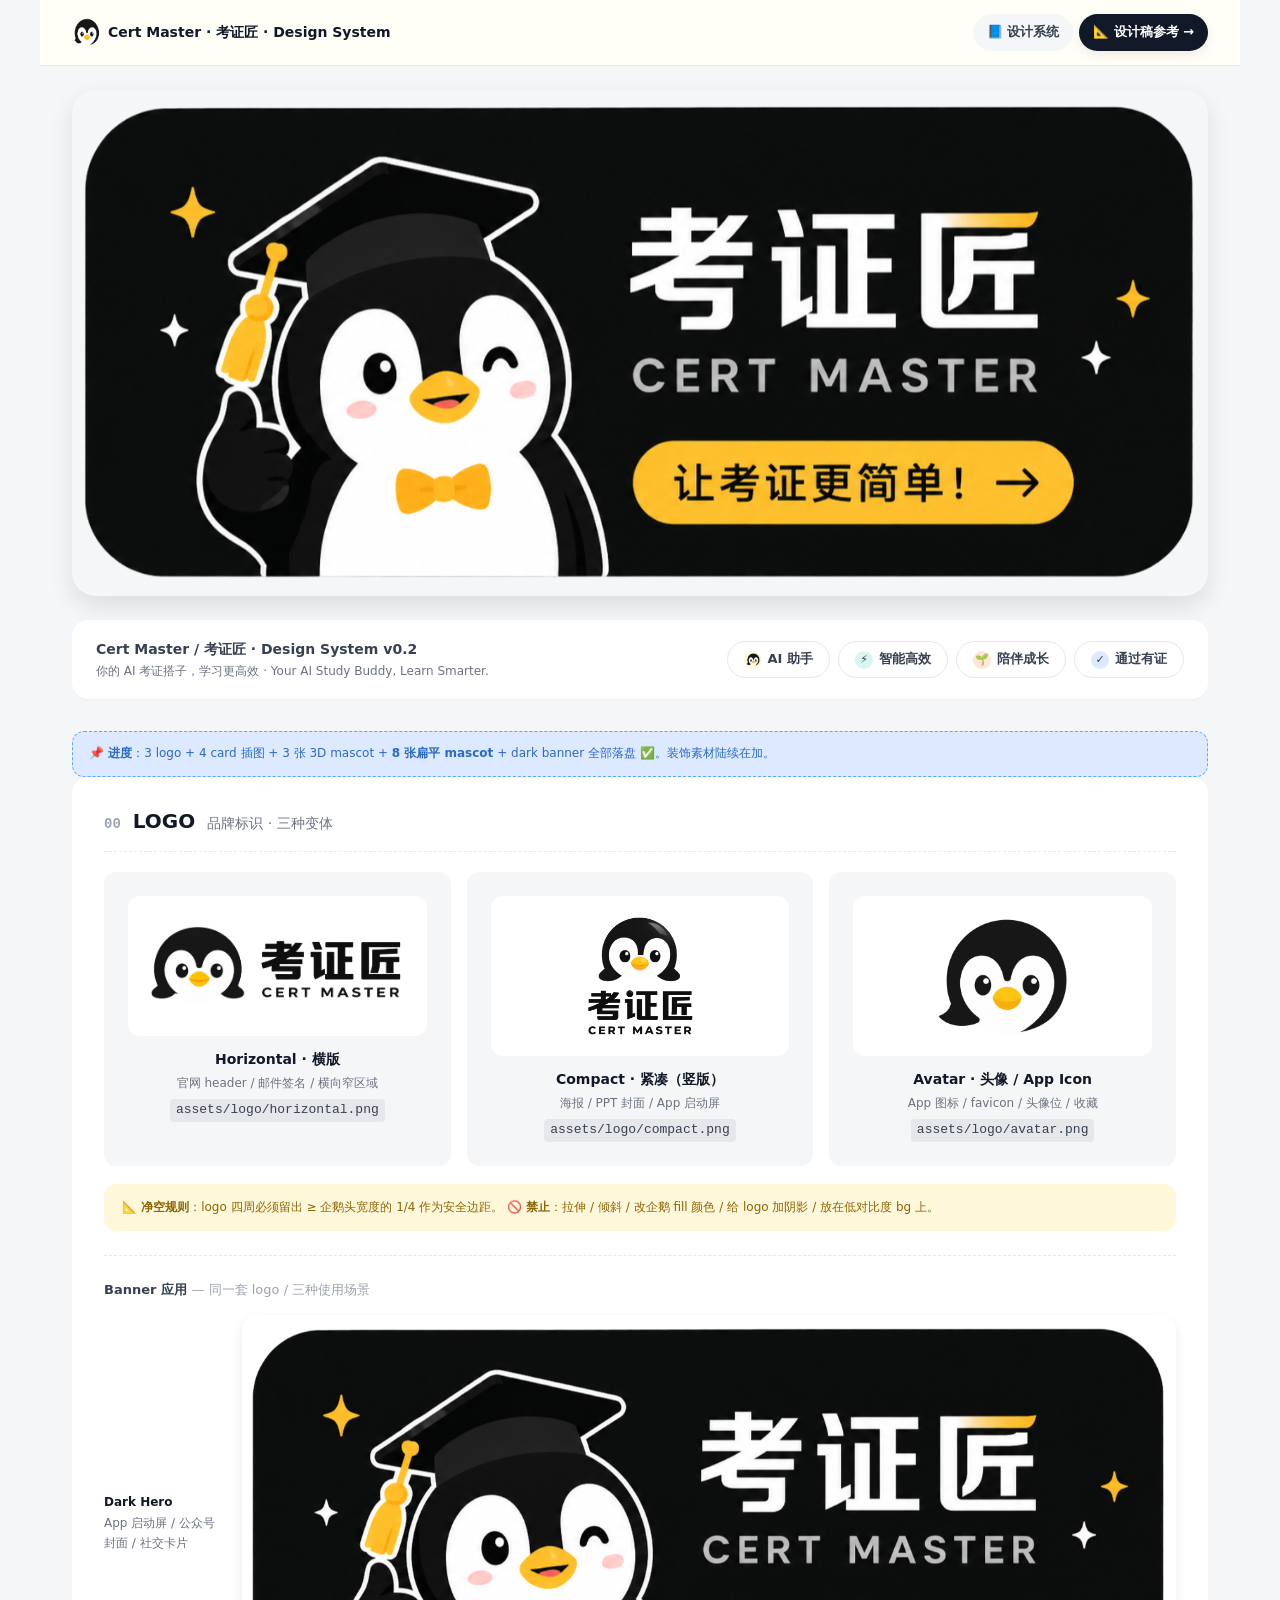
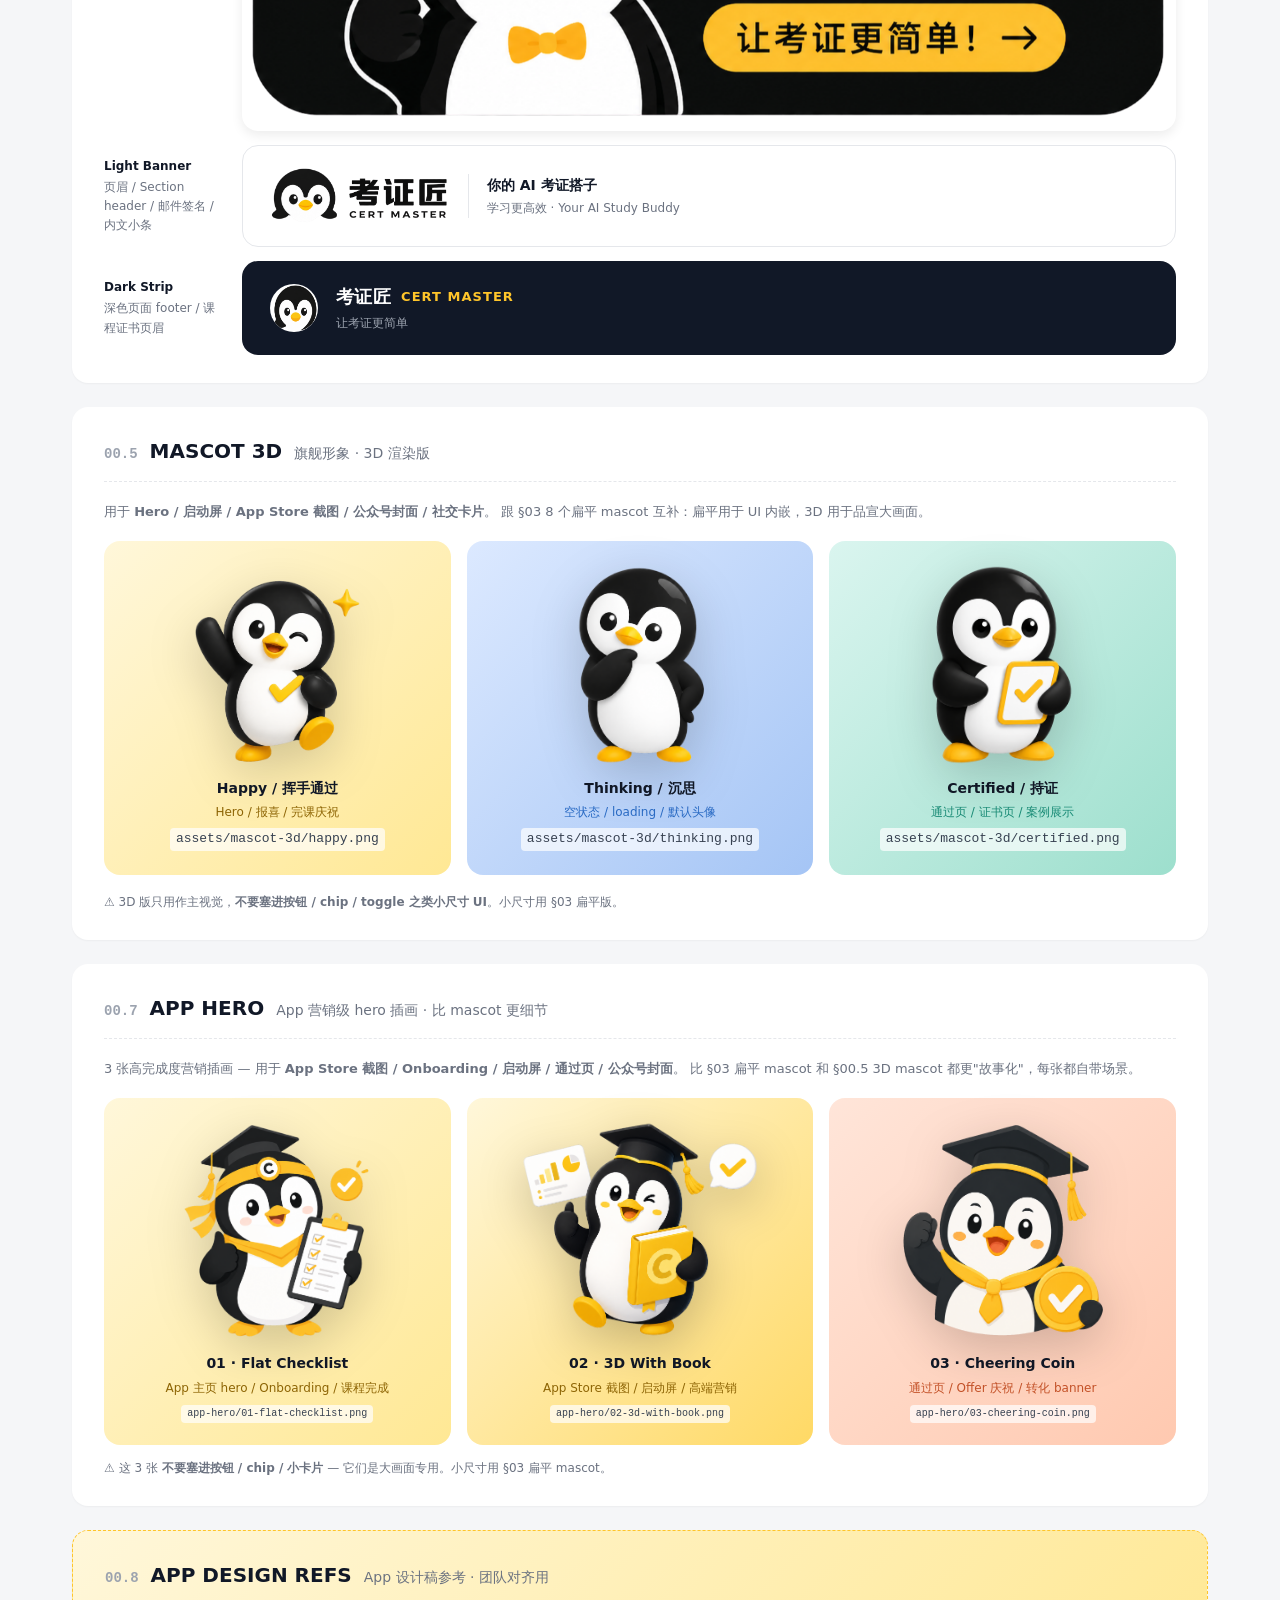
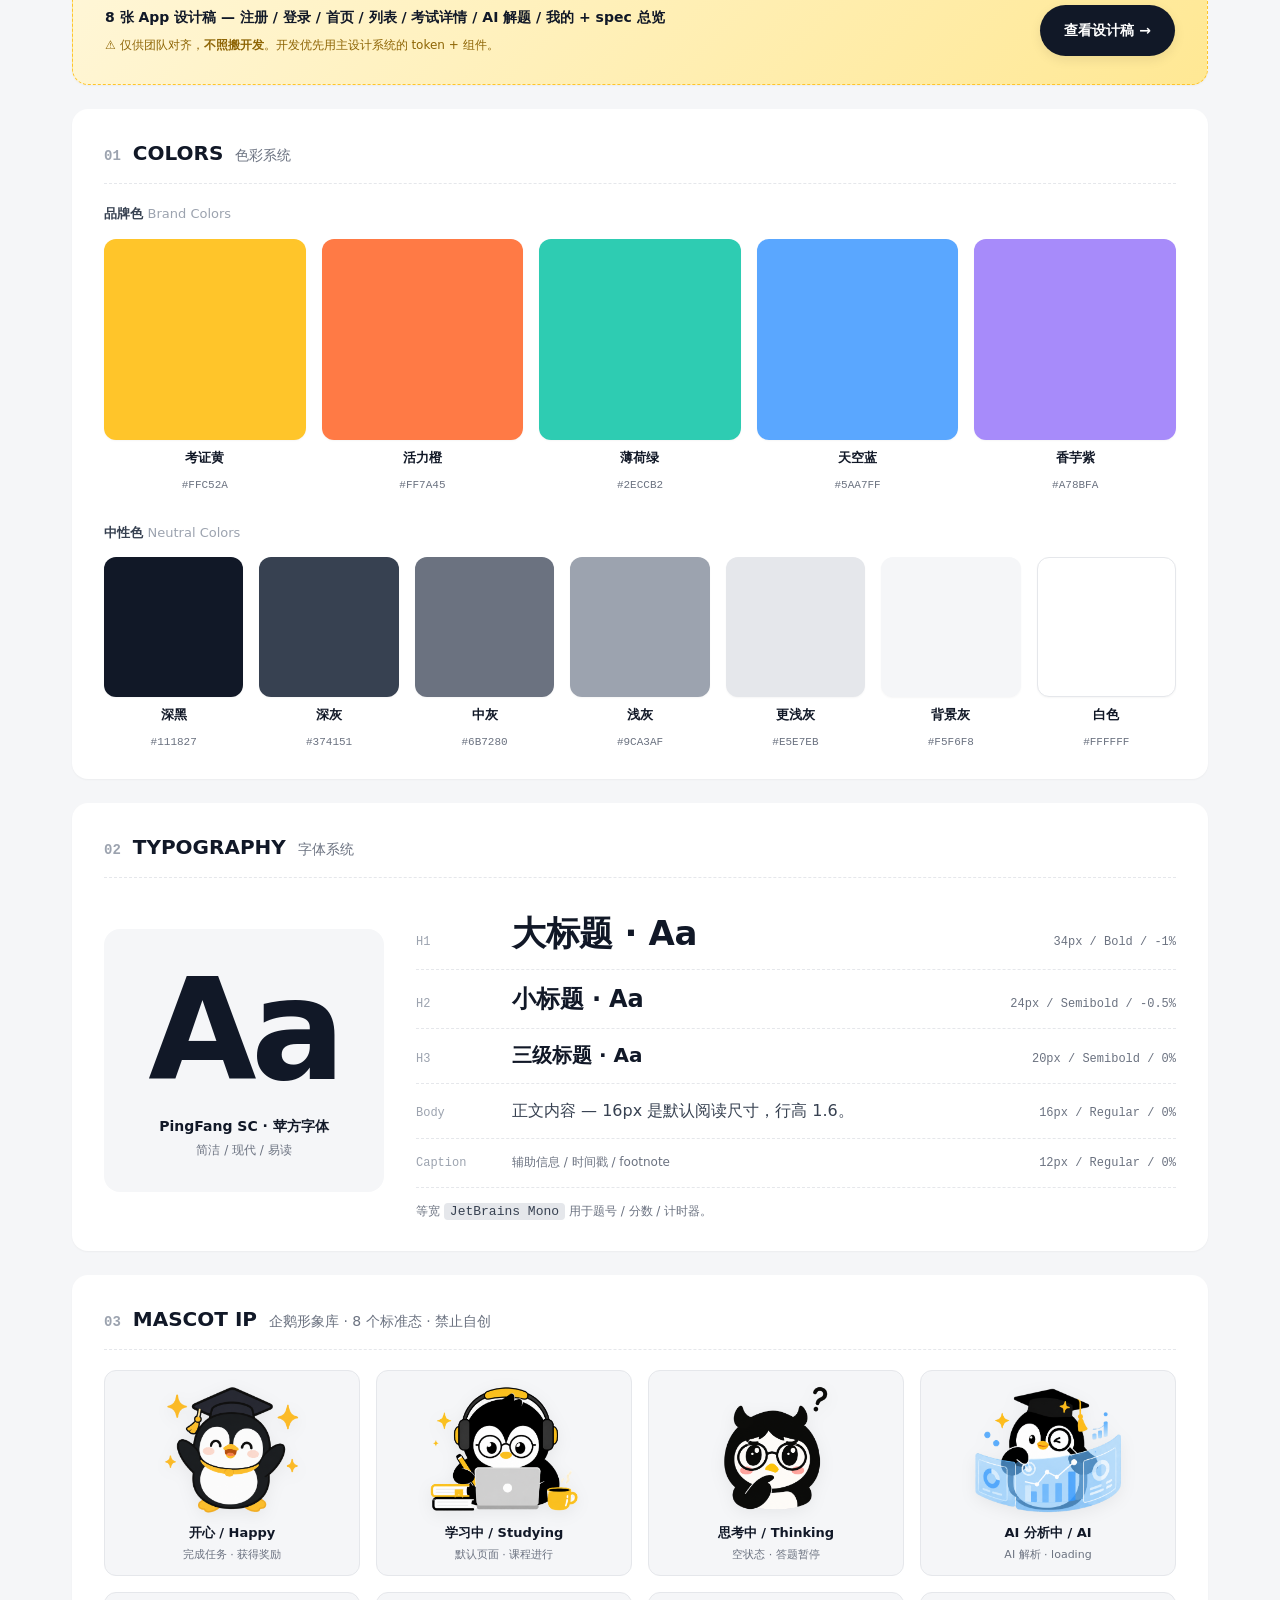
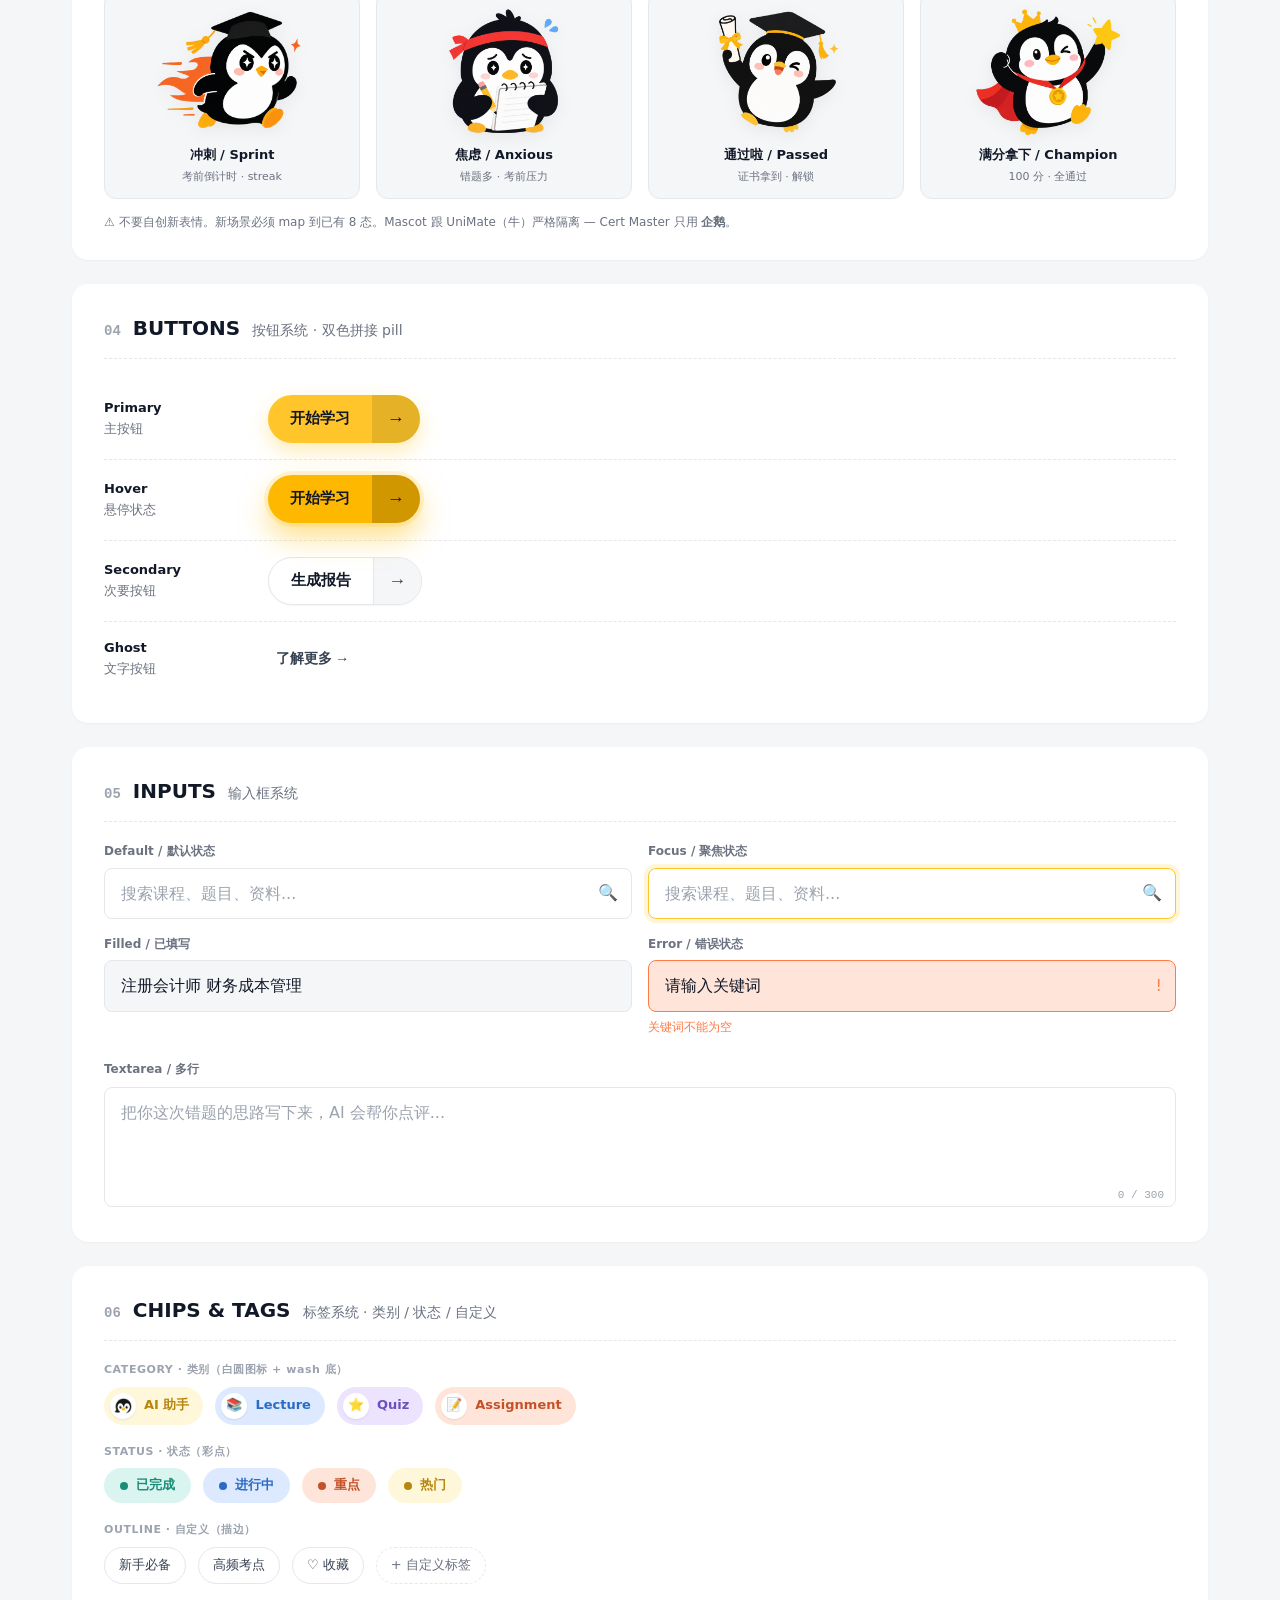
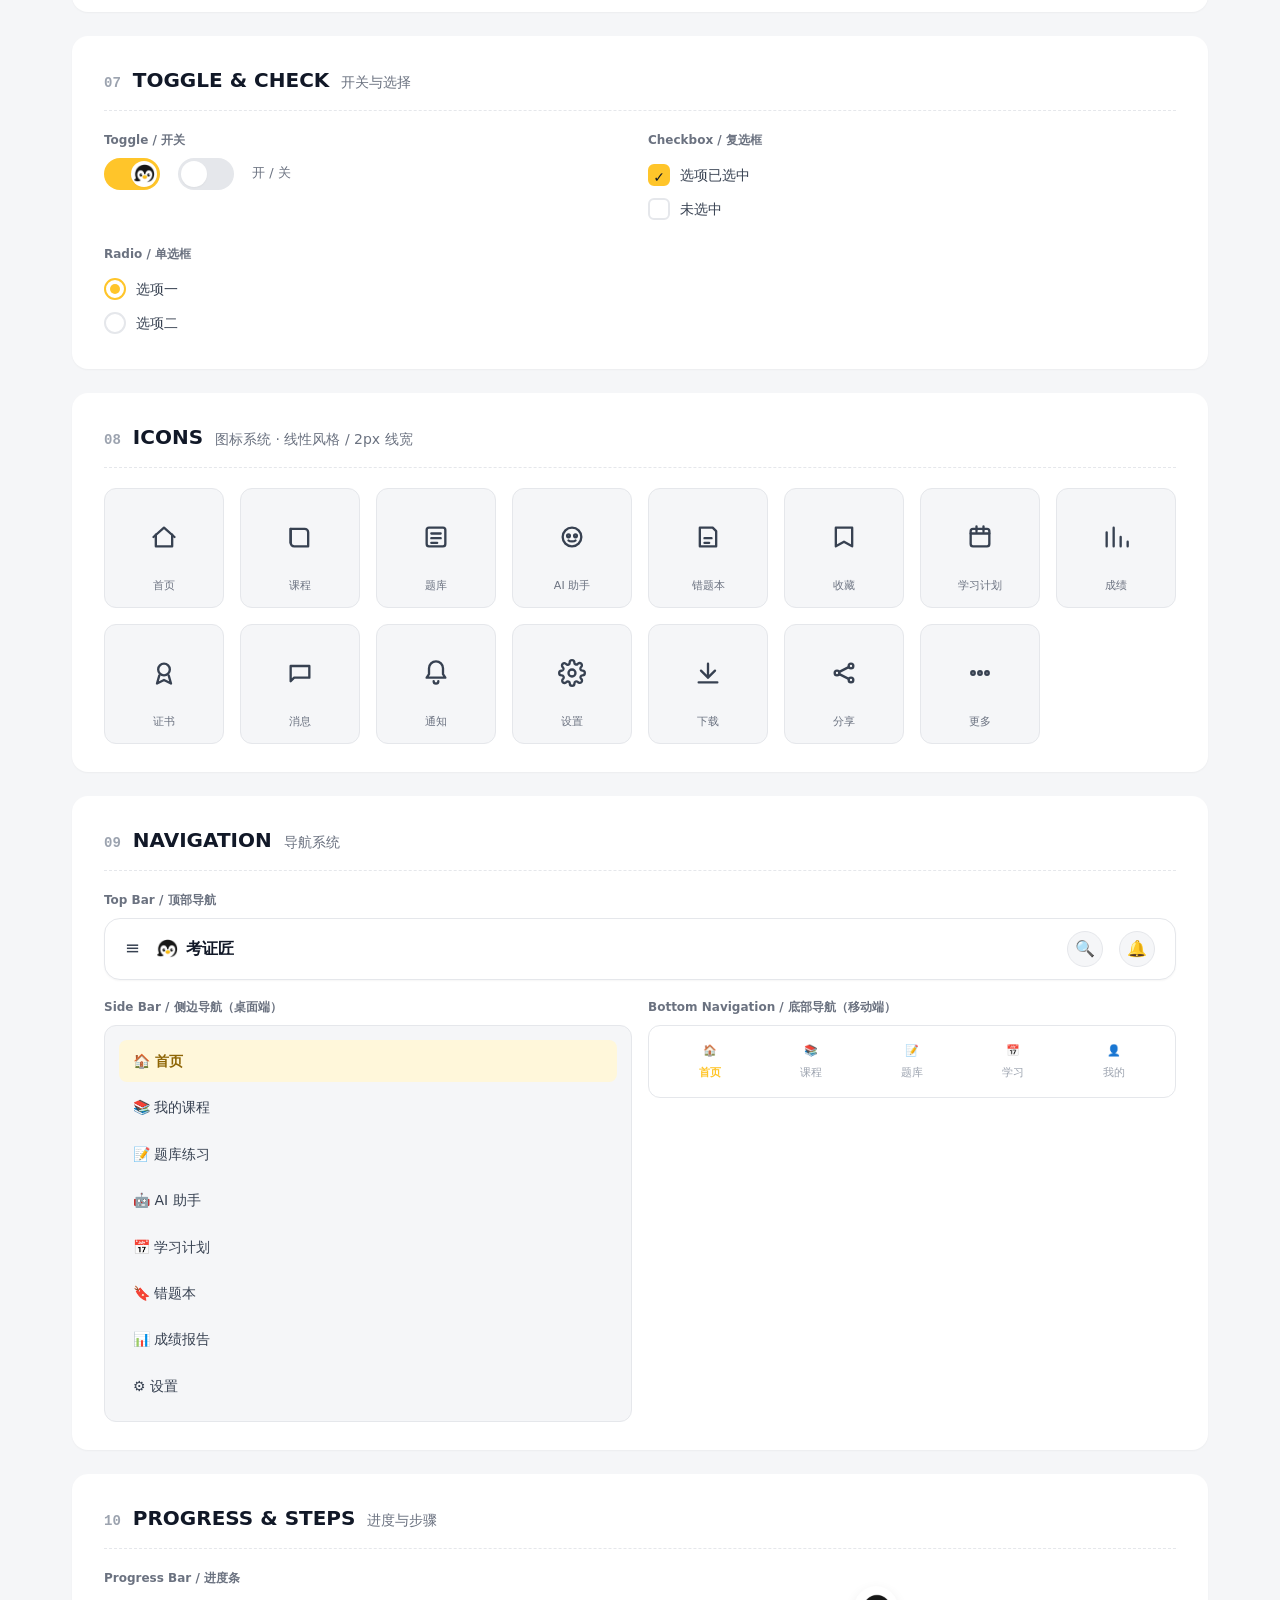
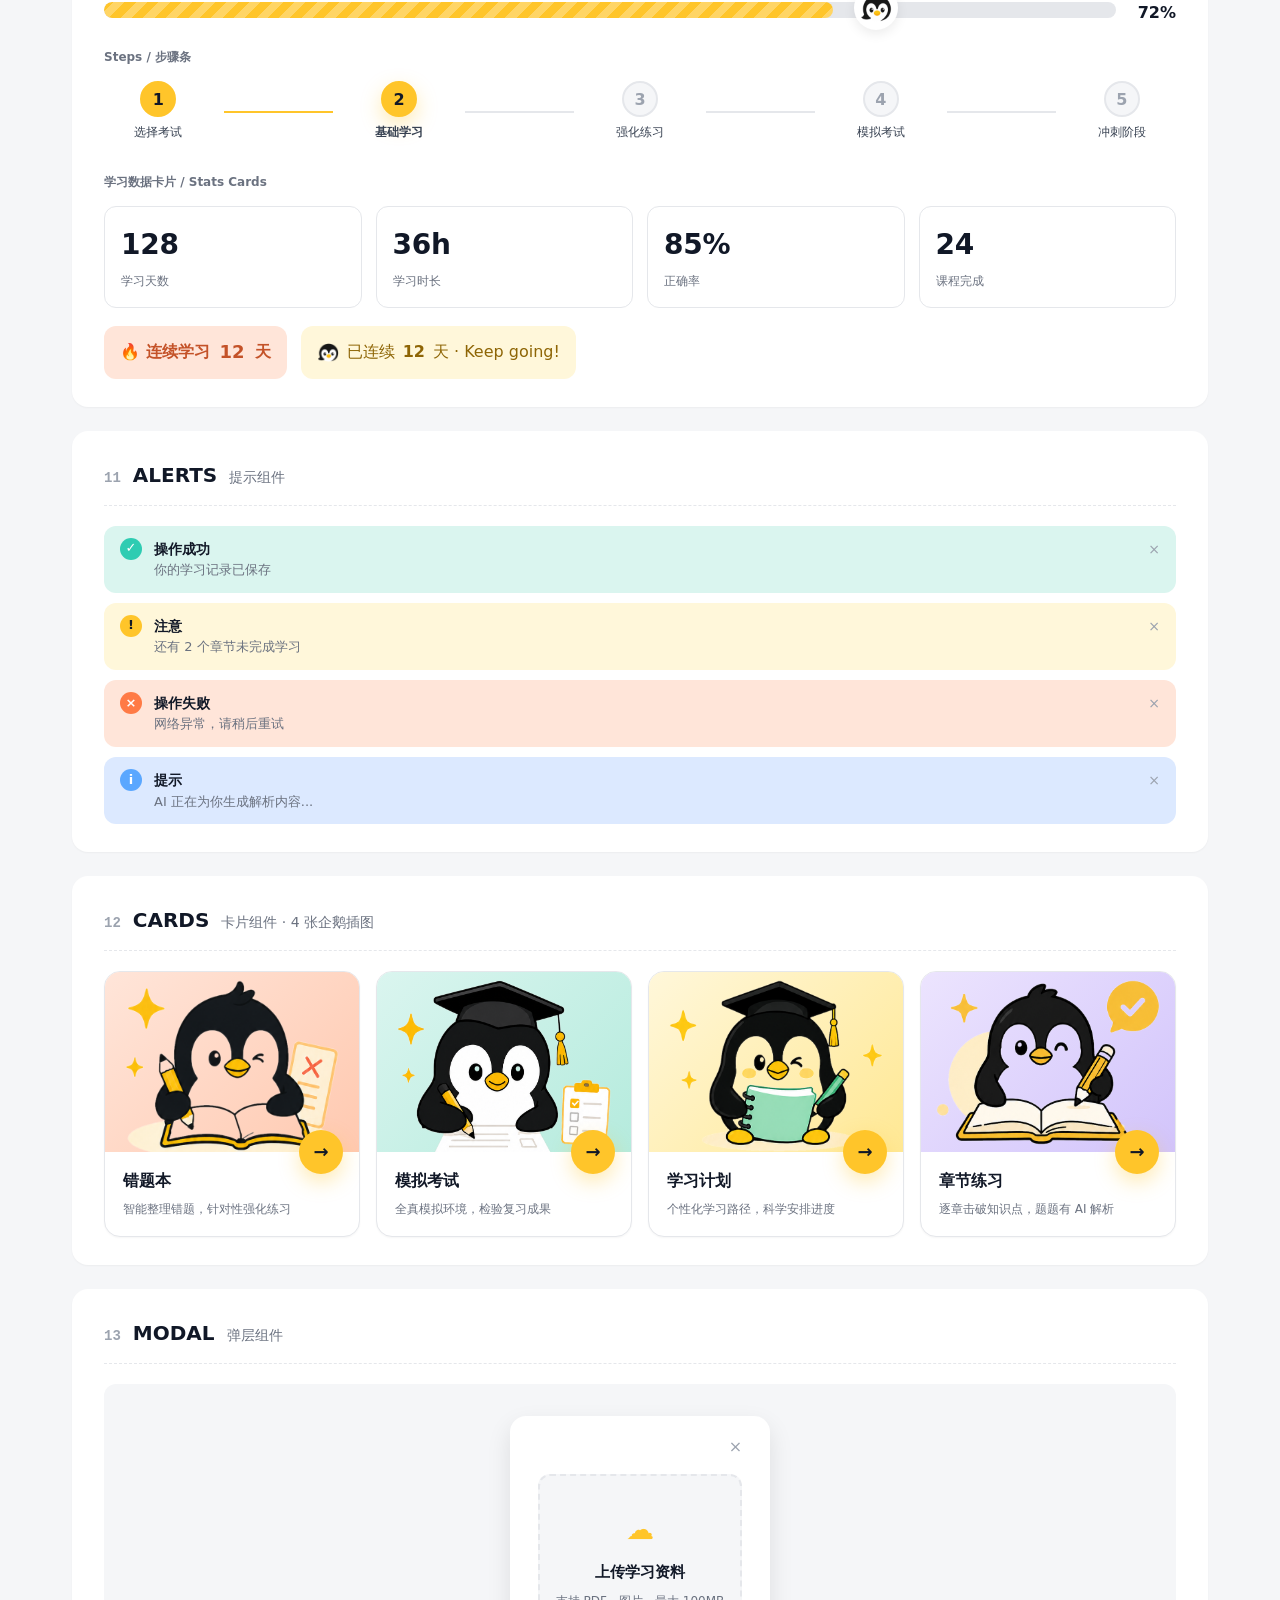
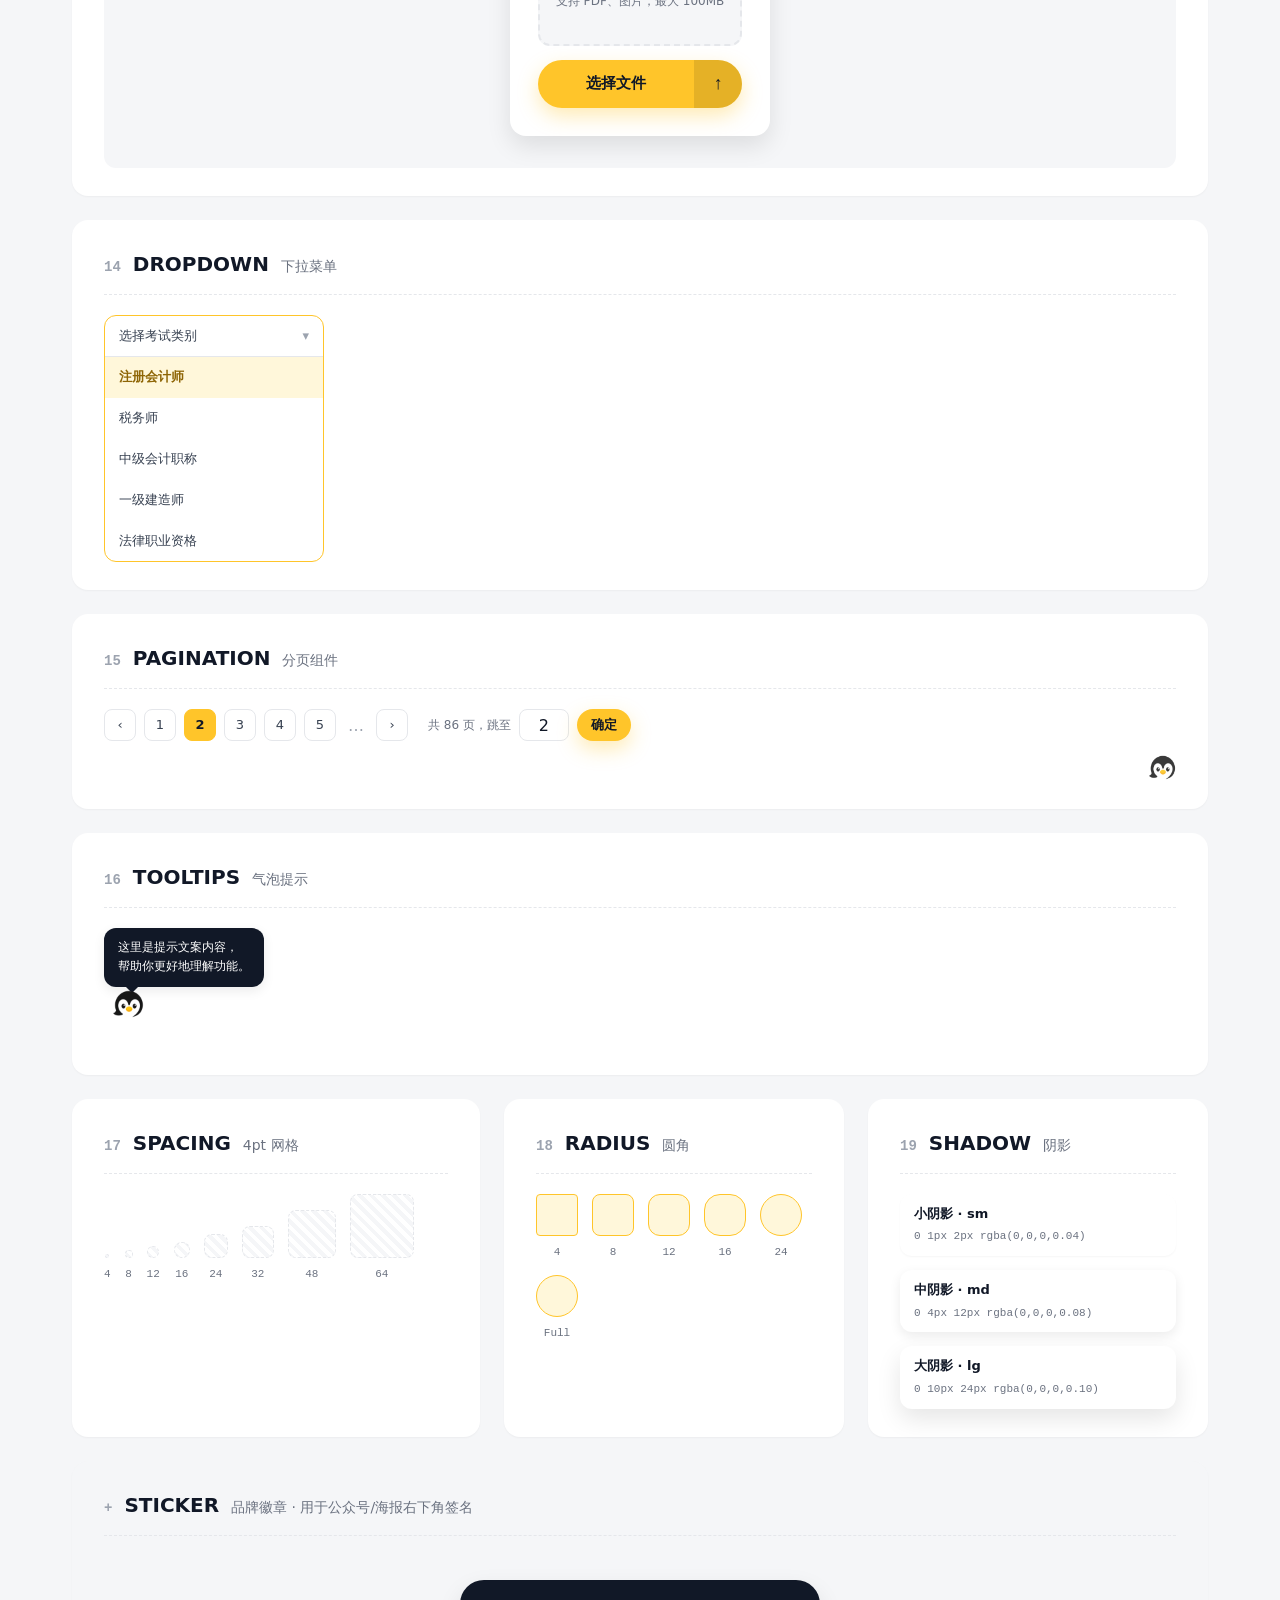
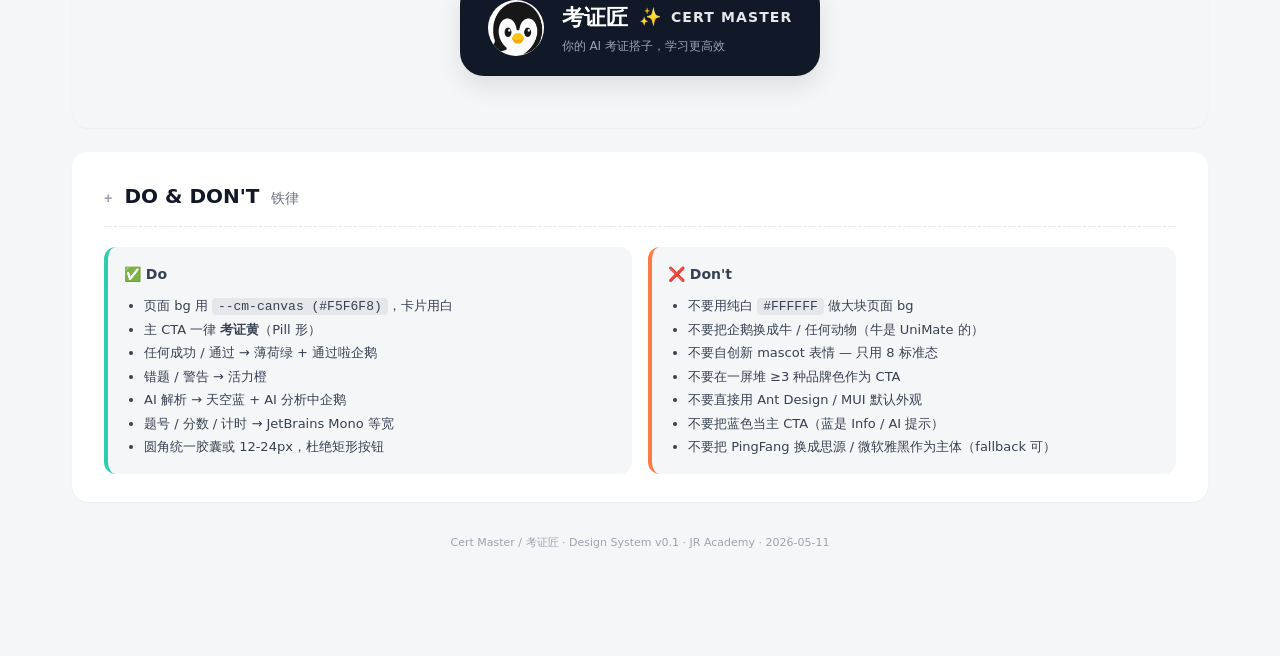
<file: index.html>
<!doctype html>
<html lang="zh-CN">
<head>
  <meta charset="utf-8" />
  <meta name="viewport" content="width=device-width, initial-scale=1" />
  <title>Cert Master / 考证匠 — Design System</title>
  <meta name="description" content="考证匠 设计系统 — 你的 AI 考证搭子，学习更高效。" />
  <link rel="stylesheet" href="tokens/tokens.css" />
  <style>
    /* ===== Page chrome ===== */
    *, *::before, *::after { box-sizing: border-box; }
    html, body { margin: 0; padding: 0; }
    body {
      font-family: var(--cm-font-sans);
      background: var(--cm-canvas);
      color: var(--cm-ink);
      line-height: var(--cm-lh-body);
      -webkit-font-smoothing: antialiased;
      -moz-osx-font-smoothing: grayscale;
    }
    a { color: var(--cm-sky); text-decoration: none; }
    a:hover { text-decoration: underline; }
    code { font-family: var(--cm-font-mono); font-size: 13px; background: var(--cm-fog); padding: 1px 6px; border-radius: var(--cm-radius-xs); color: var(--cm-graphite); }

    /* —— 通用：内嵌小企鹅头像（替代 🐧 emoji） —— */
    .peng { display: inline-block; vertical-align: middle; object-fit: contain; }
    .peng-14 { width: 14px; height: 14px; }
    .peng-16 { width: 16px; height: 16px; }
    .peng-18 { width: 18px; height: 18px; }
    .peng-22 { width: 22px; height: 22px; }
    .peng-24 { width: 24px; height: 24px; }
    .peng-28 { width: 28px; height: 28px; }
    .peng-32 { width: 32px; height: 32px; }
    .peng-44 { width: 44px; height: 44px; }

    .page { max-width: 1200px; margin: 0 auto; padding: 0 32px 96px; }

    /* —— 置顶导航条（sticky） —— */
    .sticky-nav {
      position: sticky; top: 0; z-index: 100;
      background: rgba(255,254,247,0.92);
      backdrop-filter: blur(12px);
      -webkit-backdrop-filter: blur(12px);
      margin: 0 -32px 24px;
      padding: 14px 32px;
      border-bottom: 1px solid var(--cm-fog);
      display: flex; align-items: center; gap: 14px;
    }
    .sticky-nav .brand {
      display: flex; align-items: center; gap: 8px;
      font-weight: 700; font-size: 14px; color: var(--cm-ink);
    }
    .sticky-nav .brand img { width: 28px; height: 28px; border-radius: 50%; }
    .sticky-nav .nav-links {
      display: flex; gap: 6px; margin-left: auto;
    }
    .sticky-nav .nav-link {
      display: inline-flex; align-items: center; gap: 6px;
      padding: 8px 14px; border-radius: var(--cm-radius-full);
      font-size: 13px; font-weight: 600;
      text-decoration: none;
      transition: transform var(--cm-dur-base) var(--cm-ease-standard),
                  background var(--cm-dur-base);
    }
    .sticky-nav .nav-link.current { background: var(--cm-canvas); color: var(--cm-graphite); }
    .sticky-nav .nav-link.cta {
      background: var(--cm-ink); color: var(--cm-white);
      box-shadow: var(--cm-shadow-md);
    }
    .sticky-nav .nav-link.cta:hover { transform: translateY(-1px); }
    .sticky-nav .nav-link.subtle { background: var(--cm-wash-yellow); color: #8E6505; }
    .sticky-nav .nav-link.subtle:hover { background: #FFE894; }
    @media (max-width: 700px) {
      .sticky-nav { gap: 8px; padding: 10px 16px; margin: 0 -16px 16px; }
      .sticky-nav .brand .label { display: none; }
      .sticky-nav .nav-link { padding: 6px 10px; font-size: 12px; }
    }

    .top-band {
      position: relative; display: block;
      border-radius: var(--cm-radius-xl);
      box-shadow: var(--cm-shadow-lg);
      margin-bottom: 24px; overflow: hidden;
      line-height: 0;
    }
    .top-band img { width: 100%; height: auto; display: block; }
    .meta-strip {
      display: grid; grid-template-columns: 1fr auto;
      align-items: center; gap: 18px;
      padding: 18px 24px; border-radius: var(--cm-radius-lg);
      background: var(--cm-white); margin-bottom: 32px;
      box-shadow: var(--cm-shadow-sm);
    }
    .meta-strip .feature-pills { gap: 8px; }
    @media (max-width: 700px) {
      .meta-strip { grid-template-columns: 1fr; gap: 12px; }
    }
    .top-band .hero-title {
      font-size: 46px; font-weight: 800; letter-spacing: -0.02em;
      margin: 0 0 4px; color: var(--cm-ink);
      line-height: 1.05;
    }
    .top-band .hero-en {
      font-size: 22px; font-weight: 700; letter-spacing: 0.04em;
      margin: 0 0 14px; color: var(--cm-graphite);
    }
    .top-band .hero-zh-tag {
      font-size: 14px; color: var(--cm-slate); margin: 0 0 4px;
    }
    .top-band .hero-en-tag {
      font-size: 12px; color: var(--cm-mist); font-style: italic; margin: 0 0 18px;
    }
    .feature-pills { display: flex; flex-wrap: wrap; gap: 10px; }
    .feature-pills .pill {
      display: inline-flex; align-items: center; gap: 6px;
      padding: 7px 16px; border-radius: var(--cm-radius-full);
      background: var(--cm-white); border: 1.5px solid var(--cm-fog);
      font-size: 13px; font-weight: 600; color: var(--cm-graphite);
    }
    .feature-pills .pill .ic {
      width: 18px; height: 18px; border-radius: 50%;
      display: grid; place-items: center; font-size: 11px;
    }
    .feature-pills .pill.y .ic { background: var(--cm-wash-yellow); }
    .feature-pills .pill.m .ic { background: var(--cm-wash-mint); }
    .feature-pills .pill.o .ic { background: var(--cm-wash-orange); }
    .feature-pills .pill.s .ic { background: var(--cm-wash-sky); }

    section.s {
      background: var(--cm-white);
      border-radius: var(--cm-radius-lg);
      padding: 28px 32px;
      margin-bottom: 24px;
      box-shadow: var(--cm-shadow-sm);
    }
    section.s > header {
      display: flex; align-items: baseline; gap: 12px;
      margin-bottom: 20px;
      padding-bottom: 14px;
      border-bottom: 1px dashed var(--cm-fog);
    }
    section.s > header .num {
      font-family: var(--cm-font-mono);
      color: var(--cm-mist); font-weight: 600; font-size: 14px;
    }
    section.s > header h2 {
      margin: 0; font-size: 20px; font-weight: 600; color: var(--cm-ink);
    }
    section.s > header .zh { color: var(--cm-slate); font-size: 14px; font-weight: 400; }

    .grid { display: grid; gap: 16px; }
    .g-2 { grid-template-columns: repeat(2, 1fr); }
    .g-3 { grid-template-columns: repeat(3, 1fr); }
    .g-4 { grid-template-columns: repeat(4, 1fr); }
    .g-5 { grid-template-columns: repeat(5, 1fr); }
    .g-7 { grid-template-columns: repeat(7, 1fr); }
    .g-8 { grid-template-columns: repeat(8, 1fr); }
    @media (max-width: 900px) {
      .g-4, .g-5, .g-7, .g-8 { grid-template-columns: repeat(2, 1fr); }
    }
    @media (max-width: 760px) {
      div[style*="grid-template-columns:1.2fr 1fr 1fr"],
      div[style*="grid-template-columns:280px 1fr"] {
        grid-template-columns: 1fr !important;
      }
    }

    /* ===== 01 Color swatches ===== */
    .swatch {
      display: flex; flex-direction: column; align-items: center; gap: 8px;
    }
    .swatch .chip {
      width: 100%; aspect-ratio: 1 / 1;
      border-radius: var(--cm-radius-md);
      box-shadow: var(--cm-shadow-sm);
    }
    .swatch .chip.outlined { border: 1px solid var(--cm-fog); }
    .swatch .name { font-weight: 700; font-size: 13px; color: var(--cm-ink); }
    .swatch .hex { font-family: var(--cm-font-mono); font-size: 11px; color: var(--cm-slate); }

    /* ===== 02 Type scale ===== */
    .type-row {
      display: grid; grid-template-columns: 80px 1fr 200px;
      align-items: baseline; gap: 16px;
      padding: 14px 0; border-bottom: 1px dashed var(--cm-fog);
    }
    .type-row:last-child { border-bottom: 0; }
    .type-row .label { color: var(--cm-mist); font-family: var(--cm-font-mono); font-size: 12px; }
    .type-row .specs { color: var(--cm-slate); font-size: 12px; font-family: var(--cm-font-mono); text-align: right; }

    /* ===== 03 Mascot grid ===== */
    .mascot-cell {
      background: var(--cm-canvas);
      border: 1px solid var(--cm-fog);
      border-radius: var(--cm-radius-md);
      display: grid; place-items: center;
      padding: 14px 12px 12px; gap: 8px;
      grid-template-rows: 1fr auto;
      transition: transform var(--cm-dur-base) var(--cm-ease-standard), box-shadow var(--cm-dur-base);
    }
    .mascot-cell:hover { transform: translateY(-2px); box-shadow: var(--cm-shadow-md); }
    .mascot-cell .img-box { display: grid; place-items: center; width: 100%; min-height: 130px; }
    .mascot-cell img { max-width: 100%; max-height: 130px; object-fit: contain; filter: drop-shadow(0 4px 8px rgba(0,0,0,0.06)); }
    .mascot-cell .label {
      font-size: 13px; color: var(--cm-ink);
      font-weight: 700; text-align: center;
    }
    .mascot-cell .scene {
      font-size: 11px; color: var(--cm-slate); font-weight: 400;
      margin-top: 2px;
    }

    /* ===== 04 Buttons (split pill: left text + right action chip) ===== */
    .btn-split {
      display: inline-flex; align-items: stretch;
      border-radius: var(--cm-radius-full);
      overflow: hidden;
      font-family: inherit; font-weight: 700;
      cursor: pointer; border: 0; padding: 0;
      transition: transform var(--cm-dur-base) var(--cm-ease-standard),
                  box-shadow var(--cm-dur-base) var(--cm-ease-standard);
      height: 48px; font-size: 15px;
    }
    .btn-split .text { padding: 0 22px; display: inline-flex; align-items: center; }
    .btn-split .act {
      width: 48px; display: inline-flex; align-items: center; justify-content: center;
      font-size: 18px; font-family: var(--cm-font-mono);
    }

    .btn-primary { background: var(--cm-yellow); color: var(--cm-ink); box-shadow: var(--cm-glow-yellow); }
    .btn-primary .act { background: rgba(0,0,0,0.10); color: var(--cm-ink); }
    .btn-primary:hover { transform: translateY(-1px); box-shadow: 0 12px 28px rgba(255,197,42,0.5); }

    .btn-hover { background: #FFB800; color: var(--cm-ink); box-shadow: 0 14px 28px rgba(255,197,42,0.55), 0 0 0 4px rgba(255,197,42,0.18); transform: translateY(-1px); }
    .btn-hover .act { background: rgba(0,0,0,0.18); color: var(--cm-ink); }

    .btn-secondary { background: var(--cm-white); color: var(--cm-ink); border: 1.5px solid var(--cm-fog); box-shadow: var(--cm-shadow-sm); }
    .btn-secondary .act { background: var(--cm-canvas); color: var(--cm-graphite); border-left: 1.5px solid var(--cm-fog); }
    .btn-secondary:hover { border-color: var(--cm-yellow); }
    .btn-secondary:hover .act { border-left-color: var(--cm-yellow); }

    .btn-ghost {
      background: transparent; color: var(--cm-graphite);
      border: 0; cursor: pointer; font-family: inherit;
      font-weight: 600; height: 36px; padding: 0 8px;
      display: inline-flex; align-items: center; gap: 6px;
      font-size: 14px;
    }
    .btn-ghost:hover { color: #B7860D; }
    .btn-ghost .arrow { font-family: var(--cm-font-mono); }

    .btn-row {
      display: grid; grid-template-columns: 140px 1fr;
      align-items: center; gap: 24px;
      padding: 16px 0; border-bottom: 1px dashed var(--cm-fog);
    }
    .btn-row:last-child { border-bottom: 0; }
    .btn-row .label { color: var(--cm-slate); font-size: 13px; }
    .btn-row .label strong { color: var(--cm-ink); display: block; font-size: 13px; }

    /* ===== 05 Inputs ===== */
    .input, .textarea {
      width: 100%; font: inherit; color: var(--cm-ink);
      padding: 12px 16px; border-radius: var(--cm-radius-sm);
      border: 1.5px solid var(--cm-fog);
      background: var(--cm-white);
      transition: border-color var(--cm-dur-base) var(--cm-ease-standard),
                  box-shadow var(--cm-dur-base) var(--cm-ease-standard);
    }
    .input::placeholder, .textarea::placeholder { color: var(--cm-mist); }
    .input:focus, .textarea:focus {
      outline: 0; border-color: var(--cm-yellow);
      box-shadow: 0 0 0 4px rgba(255,197,42,0.18);
    }
    .input.filled { background: var(--cm-canvas); border-color: var(--cm-fog); }
    .input.error  { border-color: var(--cm-orange); background: var(--cm-wash-orange); }
    .input-group {
      display: flex; flex-direction: column; gap: 6px;
    }
    .input-group .ig-label {
      font-size: 12px; font-weight: 600; color: var(--cm-slate);
    }
    .input-wrap { position: relative; }
    .input-wrap .icon {
      position: absolute; right: 14px; top: 50%; transform: translateY(-50%);
      color: var(--cm-mist); font-size: 16px; pointer-events: none;
    }
    .input-wrap .input { padding-right: 40px; }
    .err-msg { font-size: 12px; color: var(--cm-orange); }

    .textarea-wrap { position: relative; }
    .textarea {
      height: 120px; padding: 12px 16px 32px 16px; resize: none;
    }
    .textarea-wrap .counter {
      position: absolute; right: 12px; bottom: 10px;
      font-size: 11px; font-family: var(--cm-font-mono);
      color: var(--cm-mist);
      background: linear-gradient(to right, transparent 0, var(--cm-white) 12px);
      padding-left: 24px;
    }

    /* ===== 06 Chips & Tags ===== */
    .chip {
      display: inline-flex; align-items: center; gap: 8px;
      padding: 6px 14px 6px 6px; border-radius: var(--cm-radius-full);
      font-size: 13px; font-weight: 700;
      background: var(--cm-wash-yellow); color: #B7860D;
    }
    .chip .icon-circle {
      width: 26px; height: 26px; border-radius: 50%;
      background: var(--cm-white);
      display: inline-grid; place-items: center;
      font-size: 13px; box-shadow: 0 1px 2px rgba(0,0,0,0.08);
    }
    .chip.mint   { background: var(--cm-wash-mint);   color: #1A8C77; }
    .chip.sky    { background: var(--cm-wash-sky);    color: #2A6BC4; }
    .chip.orange { background: var(--cm-wash-orange); color: #C45228; }
    .chip.taro   { background: var(--cm-wash-taro);   color: #6C4FBF; }

    /* Status chip (with colored dot, no icon circle) */
    .chip-status {
      display: inline-flex; align-items: center; gap: 8px;
      padding: 7px 16px; border-radius: var(--cm-radius-full);
      font-size: 13px; font-weight: 700;
    }
    .chip-status .dot { width: 8px; height: 8px; border-radius: 50%; background: currentColor; }
    .chip-status.mint   { background: var(--cm-wash-mint);   color: #1A8C77; }
    .chip-status.sky    { background: var(--cm-wash-sky);    color: #2A6BC4; }
    .chip-status.orange { background: var(--cm-wash-orange); color: #C45228; }
    .chip-status.yellow { background: var(--cm-wash-yellow); color: #B7860D; }

    .tag-outline {
      display: inline-flex; align-items: center; gap: 6px;
      padding: 7px 14px; border-radius: var(--cm-radius-full);
      font-size: 13px; font-weight: 500; color: var(--cm-graphite);
      border: 1.5px solid var(--cm-fog); background: var(--cm-white);
    }
    .tag-outline.add { color: var(--cm-slate); border-style: dashed; }

    .chip-row { display: flex; flex-wrap: wrap; gap: 12px; }

    /* ===== 07 Toggle & Check ===== */
    .toggle {
      width: 56px; height: 32px; border-radius: var(--cm-radius-full);
      background: var(--cm-fog); position: relative; cursor: pointer;
      transition: background var(--cm-dur-base) var(--cm-ease-standard);
    }
    .toggle .knob {
      position: absolute; top: 3px; left: 3px;
      width: 26px; height: 26px; border-radius: 50%;
      background: var(--cm-white);
      box-shadow: var(--cm-shadow-sm);
      transition: left var(--cm-dur-base) var(--cm-ease-spring);
      display: grid; place-items: center;
      font-size: 14px;
    }
    .toggle.on { background: var(--cm-yellow); }
    .toggle.on .knob { left: 27px; }

    .check {
      width: 22px; height: 22px; border-radius: 6px;
      border: 2px solid var(--cm-fog); background: var(--cm-white);
      display: inline-grid; place-items: center; cursor: pointer;
    }
    .check.on { background: var(--cm-yellow); border-color: var(--cm-yellow); }
    .check.on::before { content: "✓"; color: var(--cm-ink); font-weight: 700; font-size: 14px; }

    .radio {
      width: 22px; height: 22px; border-radius: 50%;
      border: 2px solid var(--cm-fog); background: var(--cm-white);
      display: inline-grid; place-items: center;
    }
    .radio.on { border-color: var(--cm-yellow); }
    .radio.on::before { content: ""; width: 10px; height: 10px; border-radius: 50%; background: var(--cm-yellow); }

    .check-row { display: flex; align-items: center; gap: 10px; padding: 6px 0; }
    .check-row .lbl { font-size: 14px; color: var(--cm-graphite); }

    /* ===== 08 Icons ===== */
    .icon-cell {
      aspect-ratio: 1 / 1;
      background: var(--cm-canvas);
      border: 1px solid var(--cm-fog);
      border-radius: var(--cm-radius-md);
      display: grid; place-items: center; gap: 4px;
      padding: 12px;
      grid-template-rows: 1fr auto;
    }
    .icon-cell svg { width: 28px; height: 28px; stroke: var(--cm-graphite); stroke-width: 2; fill: none; stroke-linecap: round; stroke-linejoin: round; }
    .icon-cell .name { font-size: 11px; color: var(--cm-slate); }

    /* ===== 09 Navigation ===== */
    .nav-top {
      display: flex; align-items: center; gap: 16px;
      padding: 12px 20px; background: var(--cm-white);
      border-radius: var(--cm-radius-lg);
      box-shadow: var(--cm-shadow-sm);
      border: 1px solid var(--cm-fog);
    }
    .nav-top .menu { color: var(--cm-graphite); font-size: 18px; cursor: pointer; }
    .nav-top .brand { display: flex; align-items: center; gap: 8px; font-weight: 700; }
    .nav-top .brand .dot { width: 22px; height: 22px; border-radius: 50%; background: var(--cm-yellow); display: grid; place-items: center; font-size: 12px; }
    .nav-top .grow { flex: 1; }
    .nav-top .icon-btn {
      width: 36px; height: 36px; border-radius: 50%;
      background: var(--cm-canvas); border: 1px solid var(--cm-fog);
      display: grid; place-items: center; cursor: pointer;
    }

    .nav-side {
      display: flex; flex-direction: column;
      padding: 14px; background: var(--cm-canvas);
      border-radius: var(--cm-radius-md); gap: 4px;
      border: 1px solid var(--cm-fog);
    }
    .nav-side .item {
      padding: 10px 14px; border-radius: var(--cm-radius-sm);
      color: var(--cm-graphite); display: flex; align-items: center; gap: 10px;
      font-size: 14px;
    }
    .nav-side .item.active { background: var(--cm-wash-yellow); color: #8E6505; font-weight: 600; }

    .nav-bottom {
      display: grid; grid-template-columns: repeat(5, 1fr);
      background: var(--cm-white); border-radius: var(--cm-radius-md);
      border: 1px solid var(--cm-fog); padding: 10px;
    }
    .nav-bottom .b {
      display: grid; place-items: center; gap: 4px;
      padding: 6px 0; color: var(--cm-mist);
      font-size: 11px;
    }
    .nav-bottom .b.active { color: var(--cm-yellow); font-weight: 700; }

    /* ===== 10 Progress & Steps ===== */
    .progress {
      position: relative; height: 16px;
      background: var(--cm-fog);
      border-radius: var(--cm-radius-full);
      overflow: hidden;
    }
    .progress .bar {
      height: 100%; width: 72%;
      background:
        repeating-linear-gradient(-45deg,
          rgba(255,255,255,0.28) 0,
          rgba(255,255,255,0.28) 8px,
          transparent 8px, transparent 16px),
        var(--cm-yellow);
      animation: stripe-march 1.6s linear infinite;
      border-radius: var(--cm-radius-full);
    }
    @keyframes stripe-march {
      from { background-position: 0 0, 0 0; }
      to   { background-position: -32px 0, 0 0; }
    }
    .progress-wrap {
      position: relative; padding-right: 60px;
    }
    .progress-wrap .tracker {
      position: absolute; top: -16px; left: calc(72% - 22px);
      width: 44px; height: 44px;
      background: var(--cm-white);
      border-radius: 50%;
      box-shadow: var(--cm-shadow-md);
      display: grid; place-items: center;
      font-size: 24px;
    }
    .progress-wrap .pct {
      position: absolute; right: 0; top: -2px;
      font-weight: 700; color: var(--cm-ink); font-size: 16px;
    }

    .steps { display: flex; align-items: center; gap: 12px; }
    .step {
      display: flex; flex-direction: column; align-items: center; gap: 6px; flex: 1;
    }
    .step .ball {
      width: 36px; height: 36px; border-radius: 50%;
      display: grid; place-items: center;
      background: var(--cm-canvas); color: var(--cm-mist);
      border: 2px solid var(--cm-fog); font-weight: 700;
    }
    .step.active .ball { background: var(--cm-yellow); color: var(--cm-ink); border-color: var(--cm-yellow); box-shadow: var(--cm-glow-yellow); }
    .step.done .ball { background: var(--cm-yellow); color: var(--cm-ink); border-color: var(--cm-yellow); }
    .step .lbl { font-size: 12px; color: var(--cm-graphite); }
    .step.active .lbl { font-weight: 700; }
    .step-bar { height: 2px; background: var(--cm-fog); flex: 1; }
    .step-bar.done { background: var(--cm-yellow); }

    /* Stat cards */
    .stat-grid { display: grid; grid-template-columns: repeat(4, 1fr); gap: 14px; }
    @media (max-width: 700px) { .stat-grid { grid-template-columns: repeat(2, 1fr); } }
    .stat {
      background: var(--cm-white); padding: 16px;
      border-radius: var(--cm-radius-md);
      border: 1px solid var(--cm-fog);
    }
    .stat .num { font-size: 28px; font-weight: 700; color: var(--cm-ink); letter-spacing: -0.01em; }
    .stat .lbl { font-size: 12px; color: var(--cm-slate); margin-top: 4px; }

    .streak {
      display: flex; align-items: center; gap: 10px;
      background: var(--cm-wash-orange); padding: 12px 16px;
      border-radius: var(--cm-radius-md); color: #C45228; font-weight: 700;
    }
    .keep-going {
      display: flex; align-items: center; gap: 8px;
      background: var(--cm-wash-yellow); padding: 12px 16px;
      border-radius: var(--cm-radius-md); color: #8E6505;
    }

    /* ===== 11 Alerts ===== */
    .alert {
      display: flex; gap: 12px; align-items: flex-start;
      padding: 12px 16px; border-radius: var(--cm-radius-md);
      font-size: 14px;
    }
    .alert .x { margin-left: auto; color: var(--cm-mist); cursor: pointer; }
    .alert .icon-wrap { width: 22px; height: 22px; border-radius: 50%; display: grid; place-items: center; flex-shrink: 0; color: white; font-weight: 700; font-size: 13px; }
    .alert .body .t { font-weight: 600; color: var(--cm-ink); }
    .alert .body .d { color: var(--cm-slate); font-size: 13px; }
    .alert.success { background: var(--cm-wash-mint); }
    .alert.success .icon-wrap { background: var(--cm-mint); }
    .alert.warning { background: var(--cm-wash-yellow); }
    .alert.warning .icon-wrap { background: var(--cm-yellow); color: var(--cm-ink); }
    .alert.danger  { background: var(--cm-wash-orange); }
    .alert.danger .icon-wrap { background: var(--cm-orange); }
    .alert.info    { background: var(--cm-wash-sky); }
    .alert.info .icon-wrap { background: var(--cm-sky); }

    /* ===== 12 Cards ===== */
    .card {
      background: var(--cm-white);
      border-radius: var(--cm-radius-lg);
      border: 1px solid var(--cm-fog);
      box-shadow: var(--cm-shadow-sm);
      transition: transform var(--cm-dur-base), box-shadow var(--cm-dur-base);
      display: flex; flex-direction: column;
      overflow: hidden; position: relative;
    }
    .card:hover { transform: translateY(-2px); box-shadow: var(--cm-shadow-md); }
    .card .pic {
      height: 180px; display: grid; place-items: center;
      overflow: hidden; position: relative;
    }
    .card .pic img { display: block; max-height: 92%; max-width: 92%; object-fit: contain; }
    .card .pic.y { background: linear-gradient(135deg, var(--cm-wash-yellow) 0%, #FFE894 100%); }
    .card .pic.o { background: linear-gradient(135deg, var(--cm-wash-orange) 0%, #FFC9B0 100%); }
    .card .pic.m { background: linear-gradient(135deg, var(--cm-wash-mint) 0%, #B5EBDD 100%); }
    .card .pic.t { background: linear-gradient(135deg, var(--cm-wash-taro) 0%, #D2C4FB 100%); }
    .card .body {
      padding: 16px 18px 18px; display: flex; flex-direction: column; gap: 6px;
      position: relative;
    }
    .card .t { font-weight: 700; color: var(--cm-ink); font-size: 16px; }
    .card .d { font-size: 12px; color: var(--cm-slate); line-height: 1.5; }
    .card .arrow {
      position: absolute; top: -22px; right: 16px;
      width: 44px; height: 44px; border-radius: 50%;
      background: var(--cm-yellow); color: var(--cm-ink);
      display: grid; place-items: center; font-weight: 700;
      box-shadow: var(--cm-glow-yellow);
      font-size: 18px;
    }

    /* ===== 13 Modal ===== */
    .modal-frame {
      background: var(--cm-white); border-radius: var(--cm-radius-lg);
      padding: 28px; max-width: 380px;
      box-shadow: var(--cm-shadow-lg);
      display: flex; flex-direction: column; align-items: center; gap: 14px;
      text-align: center;
    }
    .modal-frame .upload-zone {
      width: 100%; padding: 32px 16px;
      border: 2px dashed var(--cm-fog);
      border-radius: var(--cm-radius-md);
      background: var(--cm-canvas);
      display: flex; flex-direction: column; align-items: center; gap: 8px;
    }
    .modal-frame .ic { font-size: 28px; color: var(--cm-yellow); }
    .modal-frame .t { font-weight: 700; color: var(--cm-ink); font-size: 15px; }
    .modal-frame .d { font-size: 12px; color: var(--cm-slate); }
    .modal-frame .x { position: relative; align-self: flex-end; cursor: pointer; color: var(--cm-mist); margin-top: -10px; }

    /* ===== 14 Dropdown ===== */
    .dropdown {
      width: 220px; background: var(--cm-white);
      border-radius: var(--cm-radius-md);
      border: 1.5px solid var(--cm-yellow);
      overflow: hidden;
    }
    .dropdown .head {
      padding: 10px 14px; display: flex; align-items: center; justify-content: space-between;
      font-size: 13px; color: var(--cm-graphite); border-bottom: 1px solid var(--cm-fog);
    }
    .dropdown .item {
      padding: 10px 14px; font-size: 13px; color: var(--cm-graphite);
    }
    .dropdown .item.active { background: var(--cm-wash-yellow); color: #8E6505; font-weight: 600; }

    /* ===== 15 Pagination ===== */
    .pagi {
      display: flex; align-items: center; gap: 8px;
      flex-wrap: wrap;
    }
    .pagi .b {
      width: 32px; height: 32px; border-radius: var(--cm-radius-sm);
      background: var(--cm-white); border: 1px solid var(--cm-fog);
      display: grid; place-items: center; font-size: 13px; color: var(--cm-graphite);
      cursor: pointer;
    }
    .pagi .b.active { background: var(--cm-yellow); border-color: var(--cm-yellow); color: var(--cm-ink); font-weight: 700; }
    .pagi .gap { padding: 0 4px; color: var(--cm-mist); }
    .pagi .info { color: var(--cm-slate); font-size: 12px; margin-left: 12px; }
    .pagi .input { width: 50px; height: 32px; padding: 0 8px; text-align: center; }

    /* ===== 16 Tooltip ===== */
    .tooltip-demo { position: relative; display: inline-block; padding-bottom: 60px; }
    .tooltip {
      background: var(--cm-ink); color: var(--cm-white);
      padding: 10px 14px; border-radius: var(--cm-radius-md);
      font-size: 12px; box-shadow: var(--cm-shadow-md);
      position: relative;
    }
    .tooltip::after {
      content: ""; position: absolute; top: 100%; left: 22px;
      border: 6px solid transparent; border-top-color: var(--cm-ink);
    }

    /* ===== 17 Spacing ===== */
    .space-cell {
      display: flex; flex-direction: column; align-items: center; gap: 8px;
    }
    .space-cell .box {
      border: 1px dashed var(--cm-fog);
      background: repeating-linear-gradient(45deg, var(--cm-canvas), var(--cm-canvas) 4px, transparent 4px, transparent 8px);
      border-radius: var(--cm-radius-sm);
    }
    .space-cell .lbl { font-family: var(--cm-font-mono); font-size: 11px; color: var(--cm-slate); }

    /* ===== 18 Radius ===== */
    .radius-cell {
      display: flex; flex-direction: column; align-items: center; gap: 8px;
    }
    .radius-cell .box {
      width: 64px; height: 64px;
      background: var(--cm-wash-yellow);
      border: 1.5px solid var(--cm-yellow);
    }

    /* ===== 19 Shadow ===== */
    .shadow-cell {
      background: var(--cm-white);
      border-radius: var(--cm-radius-md);
      padding: 24px; text-align: center;
    }
    .shadow-cell .lbl { font-weight: 700; margin-bottom: 4px; font-size: 14px; }
    .shadow-cell .v { font-family: var(--cm-font-mono); font-size: 11px; color: var(--cm-slate); }

    /* ===== Sticker ===== */
    .sticker {
      display: inline-flex; align-items: center; gap: 10px;
      background: var(--cm-ink); color: var(--cm-white);
      padding: 10px 18px; border-radius: var(--cm-radius-full);
      box-shadow: var(--cm-shadow-md);
      font-weight: 700;
    }
    .sticker .star { color: var(--cm-yellow); }
    .sticker .sub { color: var(--cm-mist); font-weight: 400; font-size: 12px; }

    /* ===== Do/Don't ===== */
    .dd-grid { display: grid; grid-template-columns: 1fr 1fr; gap: 16px; }
    @media (max-width: 700px) { .dd-grid { grid-template-columns: 1fr; } }
    .dd {
      padding: 16px; border-radius: var(--cm-radius-md);
      background: var(--cm-canvas); font-size: 13px; color: var(--cm-graphite);
    }
    .dd.do { border-left: 4px solid var(--cm-mint); }
    .dd.dont { border-left: 4px solid var(--cm-orange); }
    .dd .head { font-weight: 700; margin-bottom: 8px; font-size: 14px; }
    .dd ul { margin: 0; padding-left: 20px; line-height: 1.8; }

    /* ===== TODO note ===== */
    .todo-note {
      padding: 12px 16px; background: var(--cm-wash-sky); color: #2A6BC4;
      border-radius: var(--cm-radius-md); font-size: 12px;
      border: 1px dashed #5AA7FF;
    }
  </style>
</head>
<body>
<div class="page">

  <!-- ============ STICKY NAV ============ -->
  <nav class="sticky-nav">
    <span class="brand">
      <img src="assets/logo/avatar-icon.png" alt=""/>
      <span class="label">Cert Master · 考证匠 · Design System</span>
    </span>
    <div class="nav-links">
      <a href="index.html" class="nav-link current">📘 设计系统</a>
      <a href="app-design-refs.html" class="nav-link cta">📐 设计稿参考 →</a>
    </div>
  </nav>

  <!-- ============ TOP BANNER ============ -->
  <div class="top-band" style="margin-top:24px;">
    <img src="assets/banners/hero-dark.png" alt="考证匠 / CERT MASTER · 让考证更简单！"/>
  </div>

  <div class="meta-strip">
    <div>
      <div style="font-size:14px;color:var(--cm-graphite);font-weight:600;">Cert Master / 考证匠 · Design System v0.2</div>
      <div style="font-size:12px;color:var(--cm-slate);margin-top:2px;">你的 AI 考证搭子，学习更高效 · Your AI Study Buddy, Learn Smarter.</div>
    </div>
    <div class="feature-pills">
      <span class="pill y"><span class="ic"><img src="assets/logo/avatar-icon.png" class="peng peng-14" alt=""/></span>AI 助手</span>
      <span class="pill m"><span class="ic">⚡</span>智能高效</span>
      <span class="pill o"><span class="ic">🌱</span>陪伴成长</span>
      <span class="pill s"><span class="ic">✓</span>通过有证</span>
    </div>
  </div>

  <div class="todo-note">
    <strong>📌 进度</strong>：3 logo + 4 card 插图 + 3 张 3D mascot + <strong>8 张扁平 mascot</strong> + dark banner 全部落盘 ✅。装饰素材陆续在加。
  </div>

  <!-- ============ 00 LOGO ============ -->
  <section class="s">
    <header><span class="num">00</span><h2>LOGO</h2><span class="zh">品牌标识 · 三种变体</span></header>
    <div class="grid g-3">
      <div style="background:var(--cm-canvas);border-radius:var(--cm-radius-md);padding:24px;display:flex;flex-direction:column;align-items:center;gap:12px;">
        <div style="background:var(--cm-white);border-radius:var(--cm-radius-md);padding:24px 20px;width:100%;display:grid;place-items:center;min-height:140px;">
          <img src="assets/logo/horizontal.png" alt="horizontal" style="max-height:80px;max-width:100%;"/>
        </div>
        <div style="text-align:center;">
          <div style="font-weight:700;font-size:14px;color:var(--cm-ink);">Horizontal · 横版</div>
          <div style="font-size:12px;color:var(--cm-slate);margin-top:4px;">官网 header / 邮件签名 / 横向窄区域</div>
          <code style="margin-top:6px;display:inline-block;">assets/logo/horizontal.png</code>
        </div>
      </div>

      <div style="background:var(--cm-canvas);border-radius:var(--cm-radius-md);padding:24px;display:flex;flex-direction:column;align-items:center;gap:12px;">
        <div style="background:var(--cm-white);border-radius:var(--cm-radius-md);padding:20px;width:100%;display:grid;place-items:center;min-height:140px;">
          <img src="assets/logo/compact.png" alt="compact" style="max-height:120px;max-width:100%;"/>
        </div>
        <div style="text-align:center;">
          <div style="font-weight:700;font-size:14px;color:var(--cm-ink);">Compact · 紧凑（竖版）</div>
          <div style="font-size:12px;color:var(--cm-slate);margin-top:4px;">海报 / PPT 封面 / App 启动屏</div>
          <code style="margin-top:6px;display:inline-block;">assets/logo/compact.png</code>
        </div>
      </div>

      <div style="background:var(--cm-canvas);border-radius:var(--cm-radius-md);padding:24px;display:flex;flex-direction:column;align-items:center;gap:12px;">
        <div style="background:var(--cm-white);border-radius:var(--cm-radius-md);padding:20px;width:100%;display:grid;place-items:center;min-height:140px;">
          <img src="assets/logo/avatar.png" alt="avatar" style="max-height:120px;max-width:100%;"/>
        </div>
        <div style="text-align:center;">
          <div style="font-weight:700;font-size:14px;color:var(--cm-ink);">Avatar · 头像 / App Icon</div>
          <div style="font-size:12px;color:var(--cm-slate);margin-top:4px;">App 图标 / favicon / 头像位 / 收藏</div>
          <code style="margin-top:6px;display:inline-block;">assets/logo/avatar.png</code>
        </div>
      </div>
    </div>

    <div style="margin-top:18px;padding:14px 18px;background:var(--cm-wash-yellow);border-radius:var(--cm-radius-md);font-size:12px;color:#8E6505;">
      <strong>📐 净空规则</strong>：logo 四周必须留出 ≥ 企鹅头宽度的 1/4 作为安全边距。
      <strong>🚫 禁止</strong>：拉伸 / 倾斜 / 改企鹅 fill 颜色 / 给 logo 加阴影 / 放在低对比度 bg 上。
    </div>

    <!-- Banner usage sub-block -->
    <div style="margin-top:24px;padding-top:24px;border-top:1px dashed var(--cm-fog);">
      <div style="font-size:13px;color:var(--cm-graphite);font-weight:600;margin-bottom:14px;">
        Banner 应用 <span style="color:var(--cm-mist);font-weight:400;">— 同一套 logo / 三种使用场景</span>
      </div>

      <div style="display:flex;flex-direction:column;gap:14px;">
        <!-- Variant 1: Dark hero banner -->
        <div style="display:grid;grid-template-columns:120px 1fr;gap:18px;align-items:center;">
          <div style="font-size:12px;">
            <div style="font-weight:700;color:var(--cm-ink);">Dark Hero</div>
            <div style="color:var(--cm-slate);margin-top:2px;">App 启动屏 / 公众号封面 / 社交卡片</div>
          </div>
          <div style="border-radius:var(--cm-radius-lg);overflow:hidden;box-shadow:var(--cm-shadow-md);">
            <img src="assets/banners/hero-dark.png" alt="dark hero banner" style="display:block;width:100%;height:auto;"/>
          </div>
        </div>

        <!-- Variant 2: Light horizontal banner -->
        <div style="display:grid;grid-template-columns:120px 1fr;gap:18px;align-items:center;">
          <div style="font-size:12px;">
            <div style="font-weight:700;color:var(--cm-ink);">Light Banner</div>
            <div style="color:var(--cm-slate);margin-top:2px;">页眉 / Section header / 邮件签名 / 内文小条</div>
          </div>
          <div style="background:var(--cm-white);border:1px solid var(--cm-fog);border-radius:var(--cm-radius-lg);padding:22px 28px;display:flex;align-items:center;gap:18px;">
            <img src="assets/logo/horizontal.png" alt="horizontal logo banner" style="height:56px;width:auto;flex-shrink:0;"/>
            <div style="flex:1;border-left:1.5px solid var(--cm-fog);padding-left:18px;">
              <div style="font-weight:700;color:var(--cm-ink);font-size:14px;">你的 AI 考证搭子</div>
              <div style="color:var(--cm-slate);font-size:12px;margin-top:2px;">学习更高效 · Your AI Study Buddy</div>
            </div>
          </div>
        </div>

        <!-- Variant 3: Inverted dark strip -->
        <div style="display:grid;grid-template-columns:120px 1fr;gap:18px;align-items:center;">
          <div style="font-size:12px;">
            <div style="font-weight:700;color:var(--cm-ink);">Dark Strip</div>
            <div style="color:var(--cm-slate);margin-top:2px;">深色页面 footer / 课程证书页眉</div>
          </div>
          <div style="background:var(--cm-ink);border-radius:var(--cm-radius-lg);padding:22px 28px;display:flex;align-items:center;gap:18px;">
            <img src="assets/logo/avatar.png" alt="avatar" style="height:48px;width:48px;border-radius:50%;background:var(--cm-white);flex-shrink:0;"/>
            <div style="flex:1;">
              <div style="display:flex;align-items:center;gap:10px;">
                <span style="font-size:18px;font-weight:800;color:var(--cm-white);letter-spacing:0.02em;">考证匠</span>
                <span style="font-size:13px;font-weight:700;color:var(--cm-yellow);letter-spacing:0.08em;">CERT MASTER</span>
              </div>
              <div style="font-size:12px;color:var(--cm-mist);margin-top:2px;">让考证更简单</div>
            </div>
          </div>
        </div>
      </div>
    </div>
  </section>

  <!-- ============ 00.5 MASCOT 3D ============ -->
  <section class="s">
    <header><span class="num">00.5</span><h2>MASCOT 3D</h2><span class="zh">旗舰形象 · 3D 渲染版</span></header>
    <p style="margin:0 0 18px;color:var(--cm-slate);font-size:13px;">
      用于 <strong>Hero / 启动屏 / App Store 截图 / 公众号封面 / 社交卡片</strong>。
      跟 §03 8 个扁平 mascot 互补：扁平用于 UI 内嵌，3D 用于品宣大画面。
    </p>
    <div class="grid g-3">
      <div style="background:linear-gradient(135deg,#FFF7DA 0%,#FFE894 100%);border-radius:var(--cm-radius-lg);padding:24px;display:flex;flex-direction:column;align-items:center;gap:12px;">
        <img src="assets/mascot-3d/happy.png" alt="happy 3d" style="height:200px;width:auto;filter:drop-shadow(0 14px 24px rgba(0,0,0,0.18));"/>
        <div style="text-align:center;">
          <div style="font-weight:700;font-size:14px;color:var(--cm-ink);">Happy / 挥手通过</div>
          <div style="font-size:12px;color:#8E6505;margin-top:4px;">Hero / 报喜 / 完课庆祝</div>
          <code style="margin-top:6px;display:inline-block;background:rgba(255,255,255,0.7);">assets/mascot-3d/happy.png</code>
        </div>
      </div>
      <div style="background:linear-gradient(135deg,#DCE9FF 0%,#A5C5F5 100%);border-radius:var(--cm-radius-lg);padding:24px;display:flex;flex-direction:column;align-items:center;gap:12px;">
        <img src="assets/mascot-3d/thinking.png" alt="thinking 3d" style="height:200px;width:auto;filter:drop-shadow(0 14px 24px rgba(0,0,0,0.18));"/>
        <div style="text-align:center;">
          <div style="font-weight:700;font-size:14px;color:var(--cm-ink);">Thinking / 沉思</div>
          <div style="font-size:12px;color:#2A6BC4;margin-top:4px;">空状态 / loading / 默认头像</div>
          <code style="margin-top:6px;display:inline-block;background:rgba(255,255,255,0.7);">assets/mascot-3d/thinking.png</code>
        </div>
      </div>
      <div style="background:linear-gradient(135deg,#DAF5EF 0%,#9DDFCD 100%);border-radius:var(--cm-radius-lg);padding:24px;display:flex;flex-direction:column;align-items:center;gap:12px;">
        <img src="assets/mascot-3d/certified.png" alt="certified 3d" style="height:200px;width:auto;filter:drop-shadow(0 14px 24px rgba(0,0,0,0.18));"/>
        <div style="text-align:center;">
          <div style="font-weight:700;font-size:14px;color:var(--cm-ink);">Certified / 持证</div>
          <div style="font-size:12px;color:#1A8C77;margin-top:4px;">通过页 / 证书页 / 案例展示</div>
          <code style="margin-top:6px;display:inline-block;background:rgba(255,255,255,0.7);">assets/mascot-3d/certified.png</code>
        </div>
      </div>
    </div>
    <p style="margin:18px 0 0;font-size:12px;color:var(--cm-slate);">
      ⚠️ 3D 版只用作主视觉，<strong>不要塞进按钮 / chip / toggle 之类小尺寸 UI</strong>。小尺寸用 §03 扁平版。
    </p>
  </section>

  <!-- ============ 00.7 APP HERO ============ -->
  <section class="s">
    <header><span class="num">00.7</span><h2>APP HERO</h2><span class="zh">App 营销级 hero 插画 · 比 mascot 更细节</span></header>
    <p style="margin:0 0 18px;color:var(--cm-slate);font-size:13px;">
      3 张高完成度营销插画 — 用于 <strong>App Store 截图 / Onboarding / 启动屏 / 通过页 / 公众号封面</strong>。
      比 §03 扁平 mascot 和 §00.5 3D mascot 都更"故事化"，每张都自带场景。
    </p>
    <div class="grid g-3">
      <div style="background:linear-gradient(135deg,#FFF7DA 0%,#FFE894 100%);border-radius:var(--cm-radius-lg);padding:22px 18px;display:flex;flex-direction:column;align-items:center;gap:12px;">
        <img src="assets/app-hero/01-flat-checklist.png" alt="flat checklist hero" style="height:220px;width:auto;filter:drop-shadow(0 14px 24px rgba(0,0,0,0.18));"/>
        <div style="text-align:center;">
          <div style="font-weight:700;font-size:14px;color:var(--cm-ink);">01 · Flat Checklist</div>
          <div style="font-size:12px;color:#8E6505;margin-top:4px;">App 主页 hero / Onboarding / 课程完成</div>
          <code style="margin-top:6px;display:inline-block;background:rgba(255,255,255,0.7);font-size:10px;">app-hero/01-flat-checklist.png</code>
        </div>
      </div>
      <div style="background:linear-gradient(135deg,#FFF7DA 0%,#FFD965 100%);border-radius:var(--cm-radius-lg);padding:22px 18px;display:flex;flex-direction:column;align-items:center;gap:12px;">
        <img src="assets/app-hero/02-3d-with-book.png" alt="3d with book" style="height:220px;width:auto;filter:drop-shadow(0 14px 24px rgba(0,0,0,0.22));"/>
        <div style="text-align:center;">
          <div style="font-weight:700;font-size:14px;color:var(--cm-ink);">02 · 3D With Book</div>
          <div style="font-size:12px;color:#8E6505;margin-top:4px;">App Store 截图 / 启动屏 / 高端营销</div>
          <code style="margin-top:6px;display:inline-block;background:rgba(255,255,255,0.7);font-size:10px;">app-hero/02-3d-with-book.png</code>
        </div>
      </div>
      <div style="background:linear-gradient(135deg,#FFE5D9 0%,#FFC9B0 100%);border-radius:var(--cm-radius-lg);padding:22px 18px;display:flex;flex-direction:column;align-items:center;gap:12px;">
        <img src="assets/app-hero/03-cheering-coin.png" alt="cheering coin" style="height:220px;width:auto;filter:drop-shadow(0 14px 24px rgba(0,0,0,0.18));"/>
        <div style="text-align:center;">
          <div style="font-weight:700;font-size:14px;color:var(--cm-ink);">03 · Cheering Coin</div>
          <div style="font-size:12px;color:#C45228;margin-top:4px;">通过页 / Offer 庆祝 / 转化 banner</div>
          <code style="margin-top:6px;display:inline-block;background:rgba(255,255,255,0.7);font-size:10px;">app-hero/03-cheering-coin.png</code>
        </div>
      </div>
    </div>
    <p style="margin:14px 0 0;font-size:12px;color:var(--cm-slate);">
      ⚠️ 这 3 张 <strong>不要塞进按钮 / chip / 小卡片</strong> — 它们是大画面专用。小尺寸用 §03 扁平 mascot。
    </p>
  </section>


  <!-- ============ 00.8 APP DESIGN REFS · 链接到独立页 ============ -->
  <section class="s" style="background:linear-gradient(135deg,var(--cm-wash-yellow) 0%,#FFE894 100%);border:1.5px dashed var(--cm-yellow);">
    <header style="border-bottom:0;padding-bottom:0;margin-bottom:14px;"><span class="num">00.8</span><h2>APP DESIGN REFS</h2><span class="zh">App 设计稿参考 · 团队对齐用</span></header>
    <div style="display:grid;grid-template-columns:1fr auto;gap:20px;align-items:center;">
      <div>
        <p style="margin:0 0 8px;font-size:14px;color:var(--cm-ink);font-weight:600;">8 张 App 设计稿 — 注册 / 登录 / 首页 / 列表 / 考试详情 / AI 解题 / 我的 + spec 总览</p>
        <p style="margin:0;font-size:12px;color:#8E6505;">⚠️ 仅供团队对齐，<strong>不照搬开发</strong>。开发优先用主设计系统的 token + 组件。</p>
      </div>
      <a href="app-design-refs.html" style="display:inline-flex;align-items:center;gap:8px;padding:14px 24px;background:var(--cm-ink);color:var(--cm-white);font-weight:700;font-size:14px;border-radius:var(--cm-radius-full);text-decoration:none;box-shadow:var(--cm-shadow-md);transition:transform 200ms;" onmouseover="this.style.transform='translateY(-1px)'" onmouseout="this.style.transform='translateY(0)'">查看设计稿 →</a>
    </div>
  </section>


  <!-- ============ 01 COLORS ============ -->
  <section class="s">
    <header><span class="num">01</span><h2>COLORS</h2><span class="zh">色彩系统</span></header>

    <div style="font-size:13px;color:var(--cm-graphite);font-weight:600;margin-bottom:14px;">品牌色 <span style="color:var(--cm-mist);font-weight:400;">Brand Colors</span></div>
    <div class="grid g-5" style="margin-bottom:28px;">
      <div class="swatch"><div class="chip" style="background:#FFC52A"></div><div class="name">考证黄</div><div class="hex">#FFC52A</div></div>
      <div class="swatch"><div class="chip" style="background:#FF7A45"></div><div class="name">活力橙</div><div class="hex">#FF7A45</div></div>
      <div class="swatch"><div class="chip" style="background:#2ECCB2"></div><div class="name">薄荷绿</div><div class="hex">#2ECCB2</div></div>
      <div class="swatch"><div class="chip" style="background:#5AA7FF"></div><div class="name">天空蓝</div><div class="hex">#5AA7FF</div></div>
      <div class="swatch"><div class="chip" style="background:#A78BFA"></div><div class="name">香芋紫</div><div class="hex">#A78BFA</div></div>
    </div>

    <div style="font-size:13px;color:var(--cm-graphite);font-weight:600;margin-bottom:14px;">中性色 <span style="color:var(--cm-mist);font-weight:400;">Neutral Colors</span></div>
    <div class="grid g-7">
      <div class="swatch"><div class="chip" style="background:#111827"></div><div class="name">深黑</div><div class="hex">#111827</div></div>
      <div class="swatch"><div class="chip" style="background:#374151"></div><div class="name">深灰</div><div class="hex">#374151</div></div>
      <div class="swatch"><div class="chip" style="background:#6B7280"></div><div class="name">中灰</div><div class="hex">#6B7280</div></div>
      <div class="swatch"><div class="chip" style="background:#9CA3AF"></div><div class="name">浅灰</div><div class="hex">#9CA3AF</div></div>
      <div class="swatch"><div class="chip" style="background:#E5E7EB"></div><div class="name">更浅灰</div><div class="hex">#E5E7EB</div></div>
      <div class="swatch"><div class="chip" style="background:#F5F6F8"></div><div class="name">背景灰</div><div class="hex">#F5F6F8</div></div>
      <div class="swatch"><div class="chip outlined" style="background:#FFFFFF"></div><div class="name">白色</div><div class="hex">#FFFFFF</div></div>
    </div>
  </section>

  <!-- ============ 02 TYPOGRAPHY ============ -->
  <section class="s">
    <header><span class="num">02</span><h2>TYPOGRAPHY</h2><span class="zh">字体系统</span></header>
    <div style="display:grid;grid-template-columns:280px 1fr;gap:32px;align-items:center;">
      <div style="background:var(--cm-canvas);border-radius:var(--cm-radius-lg);padding:32px 16px;text-align:center;">
        <div style="font-size:140px;font-weight:700;line-height:1;letter-spacing:-0.04em;color:var(--cm-ink);">Aa</div>
        <div style="margin-top:14px;font-weight:700;font-size:14px;color:var(--cm-ink);">PingFang SC · 苹方字体</div>
        <div style="font-size:12px;color:var(--cm-slate);margin-top:4px;">简洁 / 现代 / 易读</div>
      </div>
      <div>
        <div class="type-row"><span class="label">H1</span><span class="cm-h1">大标题 · Aa</span><span class="specs">34px / Bold / -1%</span></div>
        <div class="type-row"><span class="label">H2</span><span class="cm-h2">小标题 · Aa</span><span class="specs">24px / Semibold / -0.5%</span></div>
        <div class="type-row"><span class="label">H3</span><span class="cm-h3">三级标题 · Aa</span><span class="specs">20px / Semibold / 0%</span></div>
        <div class="type-row"><span class="label">Body</span><span class="cm-body">正文内容 — 16px 是默认阅读尺寸，行高 1.6。</span><span class="specs">16px / Regular / 0%</span></div>
        <div class="type-row"><span class="label">Caption</span><span class="cm-caption">辅助信息 / 时间戳 / footnote</span><span class="specs">12px / Regular / 0%</span></div>
        <p style="margin:14px 0 0;font-size:12px;color:var(--cm-slate);">等宽 <code>JetBrains Mono</code> 用于题号 / 分数 / 计时器。</p>
      </div>
    </div>
  </section>

  <!-- ============ 03 MASCOT ============ -->
  <section class="s">
    <header><span class="num">03</span><h2>MASCOT IP</h2><span class="zh">企鹅形象库 · 8 个标准态 · 禁止自创</span></header>
    <div class="grid g-4">
      <div class="mascot-cell">
        <div class="img-box"><img src="assets/mascot/happy.png" alt="开心"/></div>
        <div class="label">开心 / Happy<div class="scene">完成任务 · 获得奖励</div></div>
      </div>
      <div class="mascot-cell">
        <div class="img-box"><img src="assets/mascot/studying.png" alt="学习中"/></div>
        <div class="label">学习中 / Studying<div class="scene">默认页面 · 课程进行</div></div>
      </div>
      <div class="mascot-cell">
        <div class="img-box"><img src="assets/mascot/thinking.png" alt="思考中"/></div>
        <div class="label">思考中 / Thinking<div class="scene">空状态 · 答题暂停</div></div>
      </div>
      <div class="mascot-cell">
        <div class="img-box"><img src="assets/mascot/ai-analyzing.png" alt="AI 分析中"/></div>
        <div class="label">AI 分析中 / AI<div class="scene">AI 解析 · loading</div></div>
      </div>
      <div class="mascot-cell">
        <div class="img-box"><img src="assets/mascot/sprint.png" alt="冲刺"/></div>
        <div class="label">冲刺 / Sprint<div class="scene">考前倒计时 · streak</div></div>
      </div>
      <div class="mascot-cell">
        <div class="img-box"><img src="assets/mascot/anxious.png" alt="焦虑"/></div>
        <div class="label">焦虑 / Anxious<div class="scene">错题多 · 考前压力</div></div>
      </div>
      <div class="mascot-cell">
        <div class="img-box"><img src="assets/mascot/passed.png" alt="通过啦"/></div>
        <div class="label">通过啦 / Passed<div class="scene">证书拿到 · 解锁</div></div>
      </div>
      <div class="mascot-cell">
        <div class="img-box"><img src="assets/mascot/champion.png" alt="满分拿下"/></div>
        <div class="label">满分拿下 / Champion<div class="scene">100 分 · 全通过</div></div>
      </div>
    </div>
    <p style="margin:14px 0 0;font-size:12px;color:var(--cm-slate);">
      ⚠️ 不要自创新表情。新场景必须 map 到已有 8 态。Mascot 跟 UniMate（牛）严格隔离 — Cert Master 只用 <strong>企鹅</strong>。
    </p>
  </section>

  <!-- ============ 04 BUTTONS ============ -->
  <section class="s">
    <header><span class="num">04</span><h2>BUTTONS</h2><span class="zh">按钮系统 · 双色拼接 pill</span></header>
    <div class="btn-row"><span class="label"><strong>Primary</strong>主按钮</span>
      <div><button class="btn-split btn-primary"><span class="text">开始学习</span><span class="act">→</span></button></div>
    </div>
    <div class="btn-row"><span class="label"><strong>Hover</strong>悬停状态</span>
      <div><button class="btn-split btn-hover"><span class="text">开始学习</span><span class="act">→</span></button></div>
    </div>
    <div class="btn-row"><span class="label"><strong>Secondary</strong>次要按钮</span>
      <div><button class="btn-split btn-secondary"><span class="text">生成报告</span><span class="act">→</span></button></div>
    </div>
    <div class="btn-row"><span class="label"><strong>Ghost</strong>文字按钮</span>
      <div><button class="btn-ghost">了解更多 <span class="arrow">→</span></button></div>
    </div>
  </section>

  <!-- ============ 05 INPUTS ============ -->
  <section class="s">
    <header><span class="num">05</span><h2>INPUTS</h2><span class="zh">输入框系统</span></header>
    <div class="grid g-2">
      <div class="input-group">
        <span class="ig-label">Default / 默认状态</span>
        <div class="input-wrap"><input class="input" placeholder="搜索课程、题目、资料..."><span class="icon">🔍</span></div>
      </div>
      <div class="input-group">
        <span class="ig-label">Focus / 聚焦状态</span>
        <div class="input-wrap"><input class="input" autofocus placeholder="搜索课程、题目、资料..." style="border-color:var(--cm-yellow);box-shadow:0 0 0 4px rgba(255,197,42,0.18);"><span class="icon">🔍</span></div>
      </div>
      <div class="input-group">
        <span class="ig-label">Filled / 已填写</span>
        <input class="input filled" value="注册会计师 财务成本管理">
      </div>
      <div class="input-group">
        <span class="ig-label">Error / 错误状态</span>
        <div class="input-wrap"><input class="input error" value="请输入关键词"><span class="icon" style="color:var(--cm-orange);">!</span></div>
        <span class="err-msg">关键词不能为空</span>
      </div>
    </div>

    <div style="margin-top:18px;">
      <span class="ig-label" style="font-size:12px;font-weight:600;color:var(--cm-slate);">Textarea / 多行</span>
      <div class="textarea-wrap" style="margin-top:6px;">
        <textarea class="textarea" placeholder="把你这次错题的思路写下来，AI 会帮你点评..."></textarea>
        <span class="counter">0 / 300</span>
      </div>
    </div>
  </section>

  <!-- ============ 06 CHIPS & TAGS ============ -->
  <section class="s">
    <header><span class="num">06</span><h2>CHIPS &amp; TAGS</h2><span class="zh">标签系统 · 类别 / 状态 / 自定义</span></header>

    <div style="font-size:11px;font-weight:600;color:var(--cm-mist);margin-bottom:8px;letter-spacing:0.05em;">CATEGORY · 类别（白圆图标 + wash 底）</div>
    <div class="chip-row" style="margin-bottom:18px;">
      <span class="chip"><span class="icon-circle"><img src="assets/logo/avatar-icon.png" class="peng peng-18" alt=""/></span>AI 助手</span>
      <span class="chip sky"><span class="icon-circle">📚</span>Lecture</span>
      <span class="chip taro"><span class="icon-circle">⭐</span>Quiz</span>
      <span class="chip orange"><span class="icon-circle">📝</span>Assignment</span>
    </div>

    <div style="font-size:11px;font-weight:600;color:var(--cm-mist);margin-bottom:8px;letter-spacing:0.05em;">STATUS · 状态（彩点）</div>
    <div class="chip-row" style="margin-bottom:18px;">
      <span class="chip-status mint"><span class="dot"></span>已完成</span>
      <span class="chip-status sky"><span class="dot"></span>进行中</span>
      <span class="chip-status orange"><span class="dot"></span>重点</span>
      <span class="chip-status yellow"><span class="dot"></span>热门</span>
    </div>

    <div style="font-size:11px;font-weight:600;color:var(--cm-mist);margin-bottom:8px;letter-spacing:0.05em;">OUTLINE · 自定义（描边）</div>
    <div class="chip-row">
      <span class="tag-outline">新手必备</span>
      <span class="tag-outline">高频考点</span>
      <span class="tag-outline">♡ 收藏</span>
      <span class="tag-outline add">+ 自定义标签</span>
    </div>
  </section>

  <!-- ============ 07 TOGGLE & CHECK ============ -->
  <section class="s">
    <header><span class="num">07</span><h2>TOGGLE &amp; CHECK</h2><span class="zh">开关与选择</span></header>
    <div class="grid g-2">
      <div>
        <div style="font-size:12px;font-weight:600;color:var(--cm-slate);margin-bottom:8px;">Toggle / 开关</div>
        <div style="display:flex;gap:18px;align-items:center;">
          <div class="toggle on"><div class="knob"><img src="assets/logo/avatar-icon.png" class="peng peng-22" alt=""/></div></div>
          <div class="toggle"><div class="knob"></div></div>
          <span style="font-size:13px;color:var(--cm-slate);">开 / 关</span>
        </div>
      </div>
      <div>
        <div style="font-size:12px;font-weight:600;color:var(--cm-slate);margin-bottom:8px;">Checkbox / 复选框</div>
        <div class="check-row"><span class="check on"></span><span class="lbl">选项已选中</span></div>
        <div class="check-row"><span class="check"></span><span class="lbl">未选中</span></div>
      </div>
    </div>
    <div style="margin-top:18px;">
      <div style="font-size:12px;font-weight:600;color:var(--cm-slate);margin-bottom:8px;">Radio / 单选框</div>
      <div class="check-row"><span class="radio on"></span><span class="lbl">选项一</span></div>
      <div class="check-row"><span class="radio"></span><span class="lbl">选项二</span></div>
    </div>
  </section>

  <!-- ============ 08 ICONS ============ -->
  <section class="s">
    <header><span class="num">08</span><h2>ICONS</h2><span class="zh">图标系统 · 线性风格 / 2px 线宽</span></header>
    <div class="grid g-8">
      <div class="icon-cell"><svg viewBox="0 0 24 24"><path d="M3 12 12 4l9 8"/><path d="M5 10v10h14V10"/></svg><span class="name">首页</span></div>
      <div class="icon-cell"><svg viewBox="0 0 24 24"><path d="M4 5h12a3 3 0 0 1 3 3v12H7a3 3 0 0 1-3-3V5z"/><path d="M4 5v12"/></svg><span class="name">课程</span></div>
      <div class="icon-cell"><svg viewBox="0 0 24 24"><rect x="4" y="4" width="16" height="16" rx="2"/><path d="M8 9h8M8 13h8M8 17h5"/></svg><span class="name">题库</span></div>
      <div class="icon-cell"><svg viewBox="0 0 24 24"><circle cx="12" cy="12" r="8"/><circle cx="9" cy="11" r="1.2"/><circle cx="15" cy="11" r="1.2"/><path d="M9 15c1 1 5 1 6 0"/></svg><span class="name">AI 助手</span></div>
      <div class="icon-cell"><svg viewBox="0 0 24 24"><path d="M5 4h11l3 3v13H5z"/><path d="M9 13h6M9 17h4"/></svg><span class="name">错题本</span></div>
      <div class="icon-cell"><svg viewBox="0 0 24 24"><path d="M5 4h14v16l-7-4-7 4z"/></svg><span class="name">收藏</span></div>
      <div class="icon-cell"><svg viewBox="0 0 24 24"><rect x="4" y="5" width="16" height="15" rx="2"/><path d="M4 9h16M9 3v4M15 3v4"/></svg><span class="name">学习计划</span></div>
      <div class="icon-cell"><svg viewBox="0 0 24 24"><path d="M4 20V8M10 20V4M16 20v-8M22 20v-4"/></svg><span class="name">成绩</span></div>
      <div class="icon-cell"><svg viewBox="0 0 24 24"><circle cx="12" cy="9" r="5"/><path d="M8 14l-2 7 6-3 6 3-2-7"/></svg><span class="name">证书</span></div>
      <div class="icon-cell"><svg viewBox="0 0 24 24"><path d="M4 6h16v10H7l-3 3z"/></svg><span class="name">消息</span></div>
      <div class="icon-cell"><svg viewBox="0 0 24 24"><path d="M6 8a6 6 0 1 1 12 0v5l2 3H4l2-3z"/><path d="M10 19a2 2 0 0 0 4 0"/></svg><span class="name">通知</span></div>
      <div class="icon-cell"><svg viewBox="0 0 24 24"><circle cx="12" cy="12" r="3"/><path d="M19.4 15a1.7 1.7 0 0 0 .3 1.8l.1.1a2 2 0 1 1-2.8 2.8l-.1-.1a1.7 1.7 0 0 0-1.8-.3 1.7 1.7 0 0 0-1 1.5V21a2 2 0 0 1-4 0v-.1a1.7 1.7 0 0 0-1-1.5 1.7 1.7 0 0 0-1.8.3l-.1.1a2 2 0 1 1-2.8-2.8l.1-.1a1.7 1.7 0 0 0 .3-1.8 1.7 1.7 0 0 0-1.5-1H3a2 2 0 0 1 0-4h.1a1.7 1.7 0 0 0 1.5-1 1.7 1.7 0 0 0-.3-1.8l-.1-.1a2 2 0 1 1 2.8-2.8l.1.1a1.7 1.7 0 0 0 1.8.3h.1a1.7 1.7 0 0 0 1-1.5V3a2 2 0 0 1 4 0v.1a1.7 1.7 0 0 0 1 1.5 1.7 1.7 0 0 0 1.8-.3l.1-.1a2 2 0 1 1 2.8 2.8l-.1.1a1.7 1.7 0 0 0-.3 1.8v.1a1.7 1.7 0 0 0 1.5 1H21a2 2 0 0 1 0 4h-.1a1.7 1.7 0 0 0-1.5 1z"/></svg><span class="name">设置</span></div>
      <div class="icon-cell"><svg viewBox="0 0 24 24"><path d="M12 4v12M6 10l6 6 6-6M4 20h16"/></svg><span class="name">下载</span></div>
      <div class="icon-cell"><svg viewBox="0 0 24 24"><circle cx="6" cy="12" r="2"/><circle cx="18" cy="6" r="2"/><circle cx="18" cy="18" r="2"/><path d="m8 11 8-4M8 13l8 4"/></svg><span class="name">分享</span></div>
      <div class="icon-cell"><svg viewBox="0 0 24 24"><circle cx="6" cy="12" r="1.5"/><circle cx="12" cy="12" r="1.5"/><circle cx="18" cy="12" r="1.5"/></svg><span class="name">更多</span></div>
    </div>
  </section>

  <!-- ============ 09 NAVIGATION ============ -->
  <section class="s">
    <header><span class="num">09</span><h2>NAVIGATION</h2><span class="zh">导航系统</span></header>

    <div style="font-size:12px;font-weight:600;color:var(--cm-slate);margin-bottom:8px;">Top Bar / 顶部导航</div>
    <div class="nav-top" style="margin-bottom:18px;">
      <span class="menu">≡</span>
      <span class="brand"><span class="dot" style="background:transparent;"><img src="assets/logo/avatar-icon.png" class="peng peng-22" alt=""/></span>考证匠</span>
      <span class="grow"></span>
      <span class="icon-btn">🔍</span>
      <span class="icon-btn">🔔</span>
    </div>

    <div class="grid g-2">
      <div>
        <div style="font-size:12px;font-weight:600;color:var(--cm-slate);margin-bottom:8px;">Side Bar / 侧边导航（桌面端）</div>
        <div class="nav-side">
          <div class="item active">🏠 首页</div>
          <div class="item">📚 我的课程</div>
          <div class="item">📝 题库练习</div>
          <div class="item">🤖 AI 助手</div>
          <div class="item">📅 学习计划</div>
          <div class="item">🔖 错题本</div>
          <div class="item">📊 成绩报告</div>
          <div class="item">⚙️ 设置</div>
        </div>
      </div>
      <div>
        <div style="font-size:12px;font-weight:600;color:var(--cm-slate);margin-bottom:8px;">Bottom Navigation / 底部导航（移动端）</div>
        <div class="nav-bottom">
          <div class="b active">🏠<span>首页</span></div>
          <div class="b">📚<span>课程</span></div>
          <div class="b">📝<span>题库</span></div>
          <div class="b">📅<span>学习</span></div>
          <div class="b">👤<span>我的</span></div>
        </div>
      </div>
    </div>
  </section>

  <!-- ============ 10 PROGRESS & STEPS ============ -->
  <section class="s">
    <header><span class="num">10</span><h2>PROGRESS &amp; STEPS</h2><span class="zh">进度与步骤</span></header>

    <div style="font-size:12px;font-weight:600;color:var(--cm-slate);margin-bottom:14px;">Progress Bar / 进度条</div>
    <div class="progress-wrap" style="margin-bottom:30px;">
      <div class="progress"><div class="bar"></div></div>
      <div class="tracker"><img src="assets/logo/avatar-icon.png" class="peng peng-32" alt=""/></div>
      <div class="pct">72%</div>
    </div>

    <div style="font-size:12px;font-weight:600;color:var(--cm-slate);margin:24px 0 14px;">Steps / 步骤条</div>
    <div class="steps">
      <div class="step done"><div class="ball">1</div><div class="lbl">选择考试</div></div>
      <div class="step-bar done"></div>
      <div class="step active"><div class="ball">2</div><div class="lbl">基础学习</div></div>
      <div class="step-bar"></div>
      <div class="step"><div class="ball">3</div><div class="lbl">强化练习</div></div>
      <div class="step-bar"></div>
      <div class="step"><div class="ball">4</div><div class="lbl">模拟考试</div></div>
      <div class="step-bar"></div>
      <div class="step"><div class="ball">5</div><div class="lbl">冲刺阶段</div></div>
    </div>

    <div style="font-size:12px;font-weight:600;color:var(--cm-slate);margin:30px 0 14px;">学习数据卡片 / Stats Cards</div>
    <div class="stat-grid">
      <div class="stat"><div class="num">128</div><div class="lbl">学习天数</div></div>
      <div class="stat"><div class="num">36h</div><div class="lbl">学习时长</div></div>
      <div class="stat"><div class="num">85%</div><div class="lbl">正确率</div></div>
      <div class="stat"><div class="num">24</div><div class="lbl">课程完成</div></div>
    </div>

    <div style="display:flex;gap:14px;margin-top:18px;flex-wrap:wrap;">
      <div class="streak">🔥 连续学习 <span style="font-size:18px;">12</span> 天</div>
      <div class="keep-going"><img src="assets/logo/avatar-icon.png" class="peng peng-22" alt=""/> 已连续 <strong>12</strong> 天 · Keep going!</div>
    </div>
  </section>

  <!-- ============ 11 ALERTS ============ -->
  <section class="s">
    <header><span class="num">11</span><h2>ALERTS</h2><span class="zh">提示组件</span></header>
    <div style="display:flex;flex-direction:column;gap:10px;">
      <div class="alert success"><span class="icon-wrap">✓</span><div class="body"><div class="t">操作成功</div><div class="d">你的学习记录已保存</div></div><span class="x">×</span></div>
      <div class="alert warning"><span class="icon-wrap">!</span><div class="body"><div class="t">注意</div><div class="d">还有 2 个章节未完成学习</div></div><span class="x">×</span></div>
      <div class="alert danger"><span class="icon-wrap">×</span><div class="body"><div class="t">操作失败</div><div class="d">网络异常，请稍后重试</div></div><span class="x">×</span></div>
      <div class="alert info"><span class="icon-wrap">i</span><div class="body"><div class="t">提示</div><div class="d">AI 正在为你生成解析内容...</div></div><span class="x">×</span></div>
    </div>
  </section>

  <!-- ============ 12 CARDS ============ -->
  <section class="s">
    <header><span class="num">12</span><h2>CARDS</h2><span class="zh">卡片组件 · 4 张企鹅插图</span></header>
    <div class="grid g-4">
      <div class="card">
        <div class="pic o"><img src="assets/cards/wrong-book.png" alt="错题本"/></div>
        <div class="body">
          <div class="arrow">→</div>
          <div class="t">错题本</div>
          <div class="d">智能整理错题，针对性强化练习</div>
        </div>
      </div>
      <div class="card">
        <div class="pic m"><img src="assets/cards/mock-exam.png" alt="模拟考试"/></div>
        <div class="body">
          <div class="arrow">→</div>
          <div class="t">模拟考试</div>
          <div class="d">全真模拟环境，检验复习成果</div>
        </div>
      </div>
      <div class="card">
        <div class="pic y"><img src="assets/cards/study-plan.png" alt="学习计划"/></div>
        <div class="body">
          <div class="arrow">→</div>
          <div class="t">学习计划</div>
          <div class="d">个性化学习路径，科学安排进度</div>
        </div>
      </div>
      <div class="card">
        <div class="pic t"><img src="assets/cards/chapter-quiz.png" alt="章节练习"/></div>
        <div class="body">
          <div class="arrow">→</div>
          <div class="t">章节练习</div>
          <div class="d">逐章击破知识点，题题有 AI 解析</div>
        </div>
      </div>
    </div>
  </section>

  <!-- ============ 13 MODAL ============ -->
  <section class="s">
    <header><span class="num">13</span><h2>MODAL</h2><span class="zh">弹层组件</span></header>
    <div style="background:var(--cm-canvas);padding:32px;border-radius:var(--cm-radius-md);display:grid;place-items:center;">
      <div class="modal-frame">
        <span class="x">×</span>
        <div class="upload-zone">
          <div class="ic">☁️</div>
          <div class="t">上传学习资料</div>
          <div class="d">支持 PDF、图片，最大 100MB</div>
        </div>
        <button class="btn-split btn-primary" style="width:100%;justify-content:center;"><span class="text" style="flex:1;justify-content:center;">选择文件</span><span class="act">↑</span></button>
      </div>
    </div>
  </section>

  <!-- ============ 14 DROPDOWN ============ -->
  <section class="s">
    <header><span class="num">14</span><h2>DROPDOWN</h2><span class="zh">下拉菜单</span></header>
    <div class="dropdown">
      <div class="head">选择考试类别 <span style="color:var(--cm-mist);">▾</span></div>
      <div class="item active">注册会计师</div>
      <div class="item">税务师</div>
      <div class="item">中级会计职称</div>
      <div class="item">一级建造师</div>
      <div class="item">法律职业资格</div>
    </div>
  </section>

  <!-- ============ 15 PAGINATION ============ -->
  <section class="s">
    <header><span class="num">15</span><h2>PAGINATION</h2><span class="zh">分页组件</span></header>
    <div class="pagi">
      <span class="b">‹</span>
      <span class="b">1</span>
      <span class="b active">2</span>
      <span class="b">3</span>
      <span class="b">4</span>
      <span class="b">5</span>
      <span class="gap">…</span>
      <span class="b">›</span>
      <span class="info">共 86 页，跳至</span>
      <input class="input" value="2" />
      <button class="btn-split btn-primary" style="height:32px;font-size:13px;"><span class="text" style="padding:0 14px;">确定</span></button>
    </div>
    <div style="margin-top:12px;display:flex;justify-content:flex-end;">
      <img src="assets/logo/avatar-icon.png" class="peng peng-28" alt="" style="opacity:0.85;"/>
    </div>
  </section>

  <!-- ============ 16 TOOLTIP ============ -->
  <section class="s">
    <header><span class="num">16</span><h2>TOOLTIPS</h2><span class="zh">气泡提示</span></header>
    <div class="tooltip-demo">
      <div class="tooltip">这里是提示文案内容，<br/>帮助你更好地理解功能。</div>
      <div style="position:absolute;top:60px;left:8px;"><img src="assets/logo/avatar-icon.png" class="peng peng-32" alt=""/></div>
    </div>
  </section>

  <!-- ============ 17 / 18 / 19 FOUNDATIONS ============ -->
  <div style="display:grid;grid-template-columns:1.2fr 1fr 1fr;gap:24px;">
    <section class="s" style="margin-bottom:0;">
      <header><span class="num">17</span><h2>SPACING</h2><span class="zh">4pt 网格</span></header>
      <div style="display:flex;gap:14px;align-items:flex-end;flex-wrap:wrap;">
        <div class="space-cell"><div class="box" style="width:4px;height:4px;"></div><span class="lbl">4</span></div>
        <div class="space-cell"><div class="box" style="width:8px;height:8px;"></div><span class="lbl">8</span></div>
        <div class="space-cell"><div class="box" style="width:12px;height:12px;"></div><span class="lbl">12</span></div>
        <div class="space-cell"><div class="box" style="width:16px;height:16px;"></div><span class="lbl">16</span></div>
        <div class="space-cell"><div class="box" style="width:24px;height:24px;"></div><span class="lbl">24</span></div>
        <div class="space-cell"><div class="box" style="width:32px;height:32px;"></div><span class="lbl">32</span></div>
        <div class="space-cell"><div class="box" style="width:48px;height:48px;"></div><span class="lbl">48</span></div>
        <div class="space-cell"><div class="box" style="width:64px;height:64px;"></div><span class="lbl">64</span></div>
      </div>
    </section>

    <section class="s" style="margin-bottom:0;">
      <header><span class="num">18</span><h2>RADIUS</h2><span class="zh">圆角</span></header>
      <div style="display:flex;gap:14px;flex-wrap:wrap;">
        <div class="radius-cell"><div class="box" style="width:42px;height:42px;border-radius:4px;"></div><span style="font-family:var(--cm-font-mono);font-size:11px;color:var(--cm-slate);">4</span></div>
        <div class="radius-cell"><div class="box" style="width:42px;height:42px;border-radius:8px;"></div><span style="font-family:var(--cm-font-mono);font-size:11px;color:var(--cm-slate);">8</span></div>
        <div class="radius-cell"><div class="box" style="width:42px;height:42px;border-radius:12px;"></div><span style="font-family:var(--cm-font-mono);font-size:11px;color:var(--cm-slate);">12</span></div>
        <div class="radius-cell"><div class="box" style="width:42px;height:42px;border-radius:16px;"></div><span style="font-family:var(--cm-font-mono);font-size:11px;color:var(--cm-slate);">16</span></div>
        <div class="radius-cell"><div class="box" style="width:42px;height:42px;border-radius:24px;"></div><span style="font-family:var(--cm-font-mono);font-size:11px;color:var(--cm-slate);">24</span></div>
        <div class="radius-cell"><div class="box" style="width:42px;height:42px;border-radius:9999px;"></div><span style="font-family:var(--cm-font-mono);font-size:11px;color:var(--cm-slate);">Full</span></div>
      </div>
    </section>

    <section class="s" style="margin-bottom:0;">
      <header><span class="num">19</span><h2>SHADOW</h2><span class="zh">阴影</span></header>
      <div style="display:flex;flex-direction:column;gap:14px;">
        <div class="shadow-cell" style="box-shadow:var(--cm-shadow-sm);padding:10px 14px;text-align:left;">
          <div class="lbl" style="font-size:13px;">小阴影 · sm</div>
          <div class="v">0 1px 2px rgba(0,0,0,0.04)</div>
        </div>
        <div class="shadow-cell" style="box-shadow:var(--cm-shadow-md);padding:10px 14px;text-align:left;">
          <div class="lbl" style="font-size:13px;">中阴影 · md</div>
          <div class="v">0 4px 12px rgba(0,0,0,0.08)</div>
        </div>
        <div class="shadow-cell" style="box-shadow:var(--cm-shadow-lg);padding:10px 14px;text-align:left;">
          <div class="lbl" style="font-size:13px;">大阴影 · lg</div>
          <div class="v">0 10px 24px rgba(0,0,0,0.10)</div>
        </div>
      </div>
    </section>
  </div>

  <div style="height:24px;"></div>

  <!-- ============ STICKER ============ -->
  <section class="s" style="background:var(--cm-canvas);">
    <header><span class="num">+</span><h2>STICKER</h2><span class="zh">品牌徽章 · 用于公众号/海报右下角签名</span></header>
    <div style="display:flex;justify-content:center;padding:24px;">
      <div style="background:var(--cm-ink);color:var(--cm-white);padding:20px 28px;border-radius:var(--cm-radius-xl);box-shadow:var(--cm-shadow-lg);display:flex;align-items:center;gap:18px;max-width:520px;">
        <img src="assets/logo/avatar.png" alt="" style="width:56px;height:56px;border-radius:50%;background:var(--cm-white);"/>
        <div>
          <div style="display:flex;align-items:center;gap:10px;">
            <span style="font-size:22px;font-weight:800;letter-spacing:0.02em;">考证匠</span>
            <span style="font-size:18px;color:var(--cm-yellow);">✨</span>
            <span style="font-size:14px;font-weight:700;letter-spacing:0.08em;color:var(--cm-fog);">CERT MASTER</span>
          </div>
          <div style="font-size:12px;color:var(--cm-mist);margin-top:2px;">你的 AI 考证搭子，学习更高效</div>
        </div>
      </div>
    </div>
  </section>

  <!-- ============ DO / DON'T ============ -->
  <section class="s">
    <header><span class="num">+</span><h2>DO &amp; DON'T</h2><span class="zh">铁律</span></header>
    <div class="dd-grid">
      <div class="dd do">
        <div class="head">✅ Do</div>
        <ul>
          <li>页面 bg 用 <code>--cm-canvas (#F5F6F8)</code>，卡片用白</li>
          <li>主 CTA 一律 <strong>考证黄</strong>（Pill 形）</li>
          <li>任何成功 / 通过 → 薄荷绿 + 通过啦企鹅</li>
          <li>错题 / 警告 → 活力橙</li>
          <li>AI 解析 → 天空蓝 + AI 分析中企鹅</li>
          <li>题号 / 分数 / 计时 → JetBrains Mono 等宽</li>
          <li>圆角统一胶囊或 12-24px，杜绝矩形按钮</li>
        </ul>
      </div>
      <div class="dd dont">
        <div class="head">❌ Don't</div>
        <ul>
          <li>不要用纯白 <code>#FFFFFF</code> 做大块页面 bg</li>
          <li>不要把企鹅换成牛 / 任何动物（牛是 UniMate 的）</li>
          <li>不要自创新 mascot 表情 — 只用 8 标准态</li>
          <li>不要在一屏堆 ≥3 种品牌色作为 CTA</li>
          <li>不要直接用 Ant Design / MUI 默认外观</li>
          <li>不要把蓝色当主 CTA（蓝是 Info / AI 提示）</li>
          <li>不要把 PingFang 换成思源 / 微软雅黑作为主体（fallback 可）</li>
        </ul>
      </div>
    </div>
  </section>

  <p style="text-align:center;color:var(--cm-mist);font-size:11px;margin-top:32px;">
    Cert Master / 考证匠 · Design System v0.1 · JR Academy · 2026-05-11
  </p>
</div>
</body>
</html>
</file>
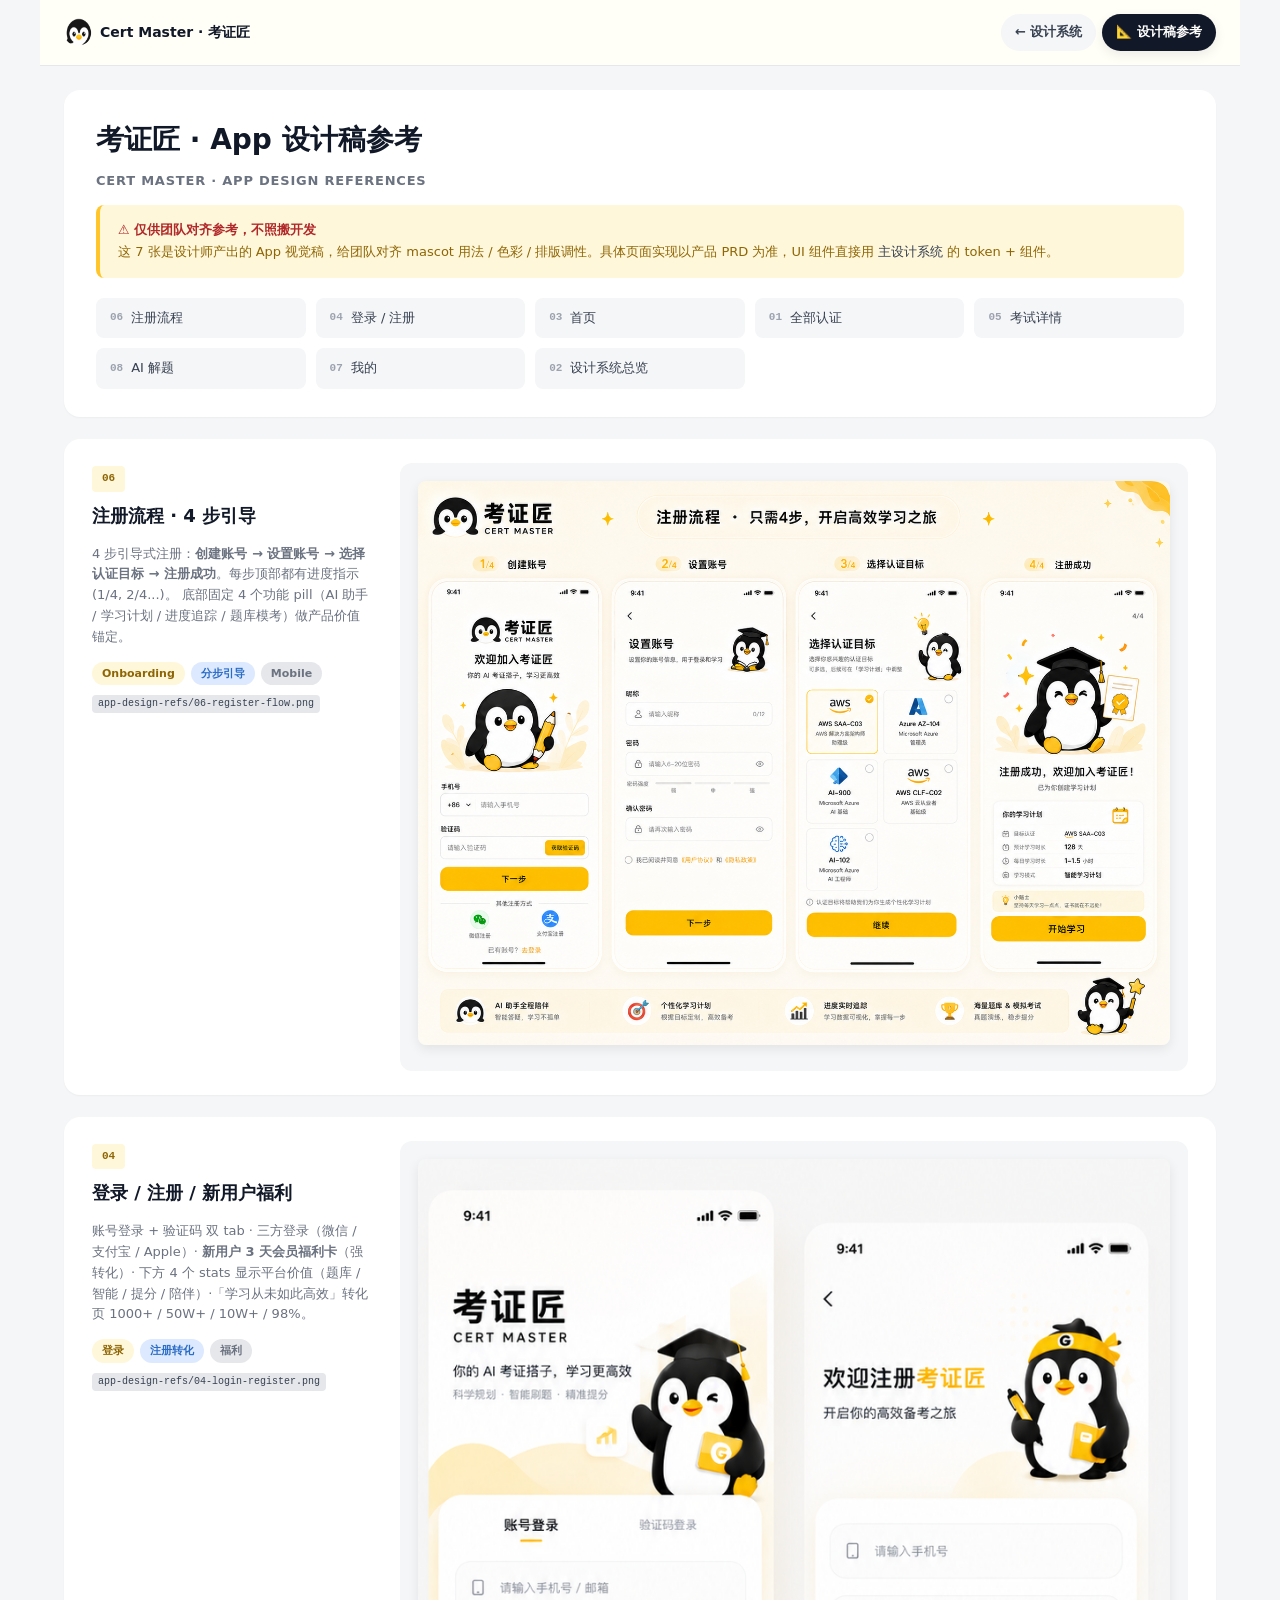
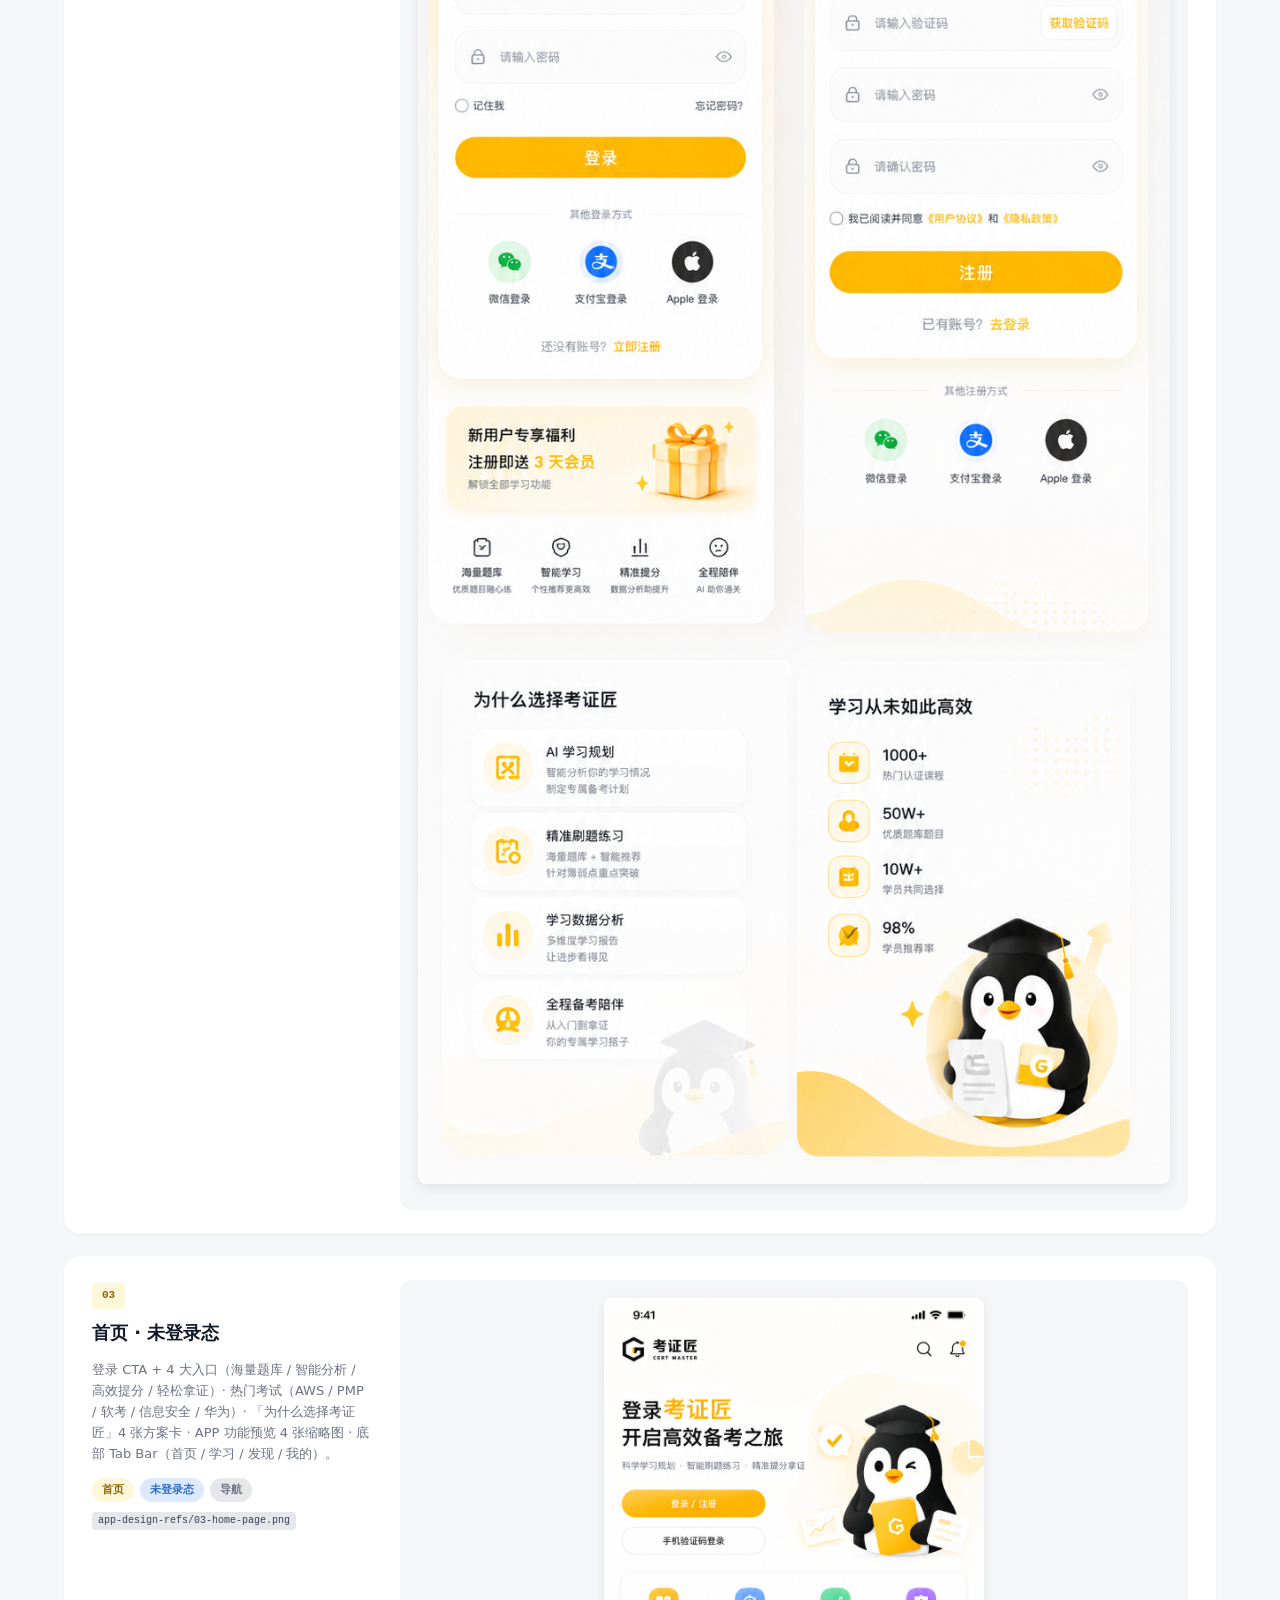
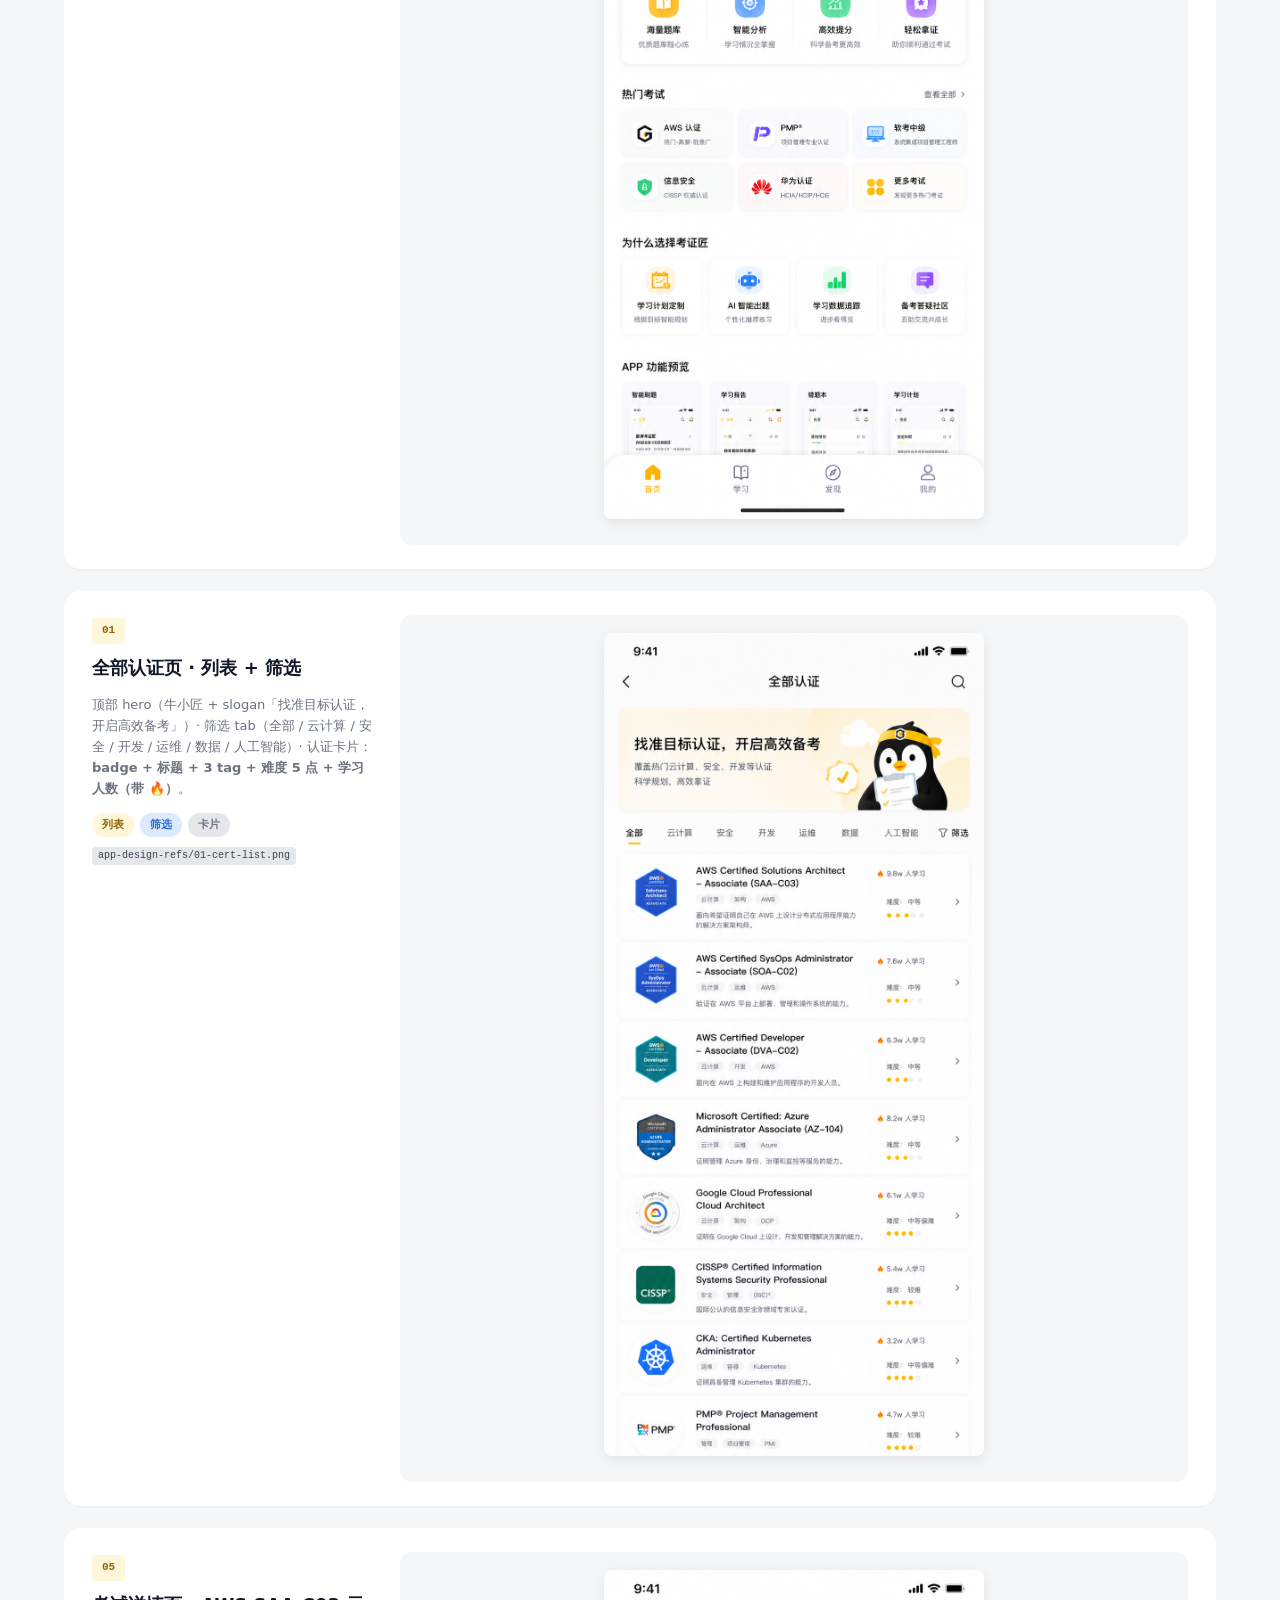
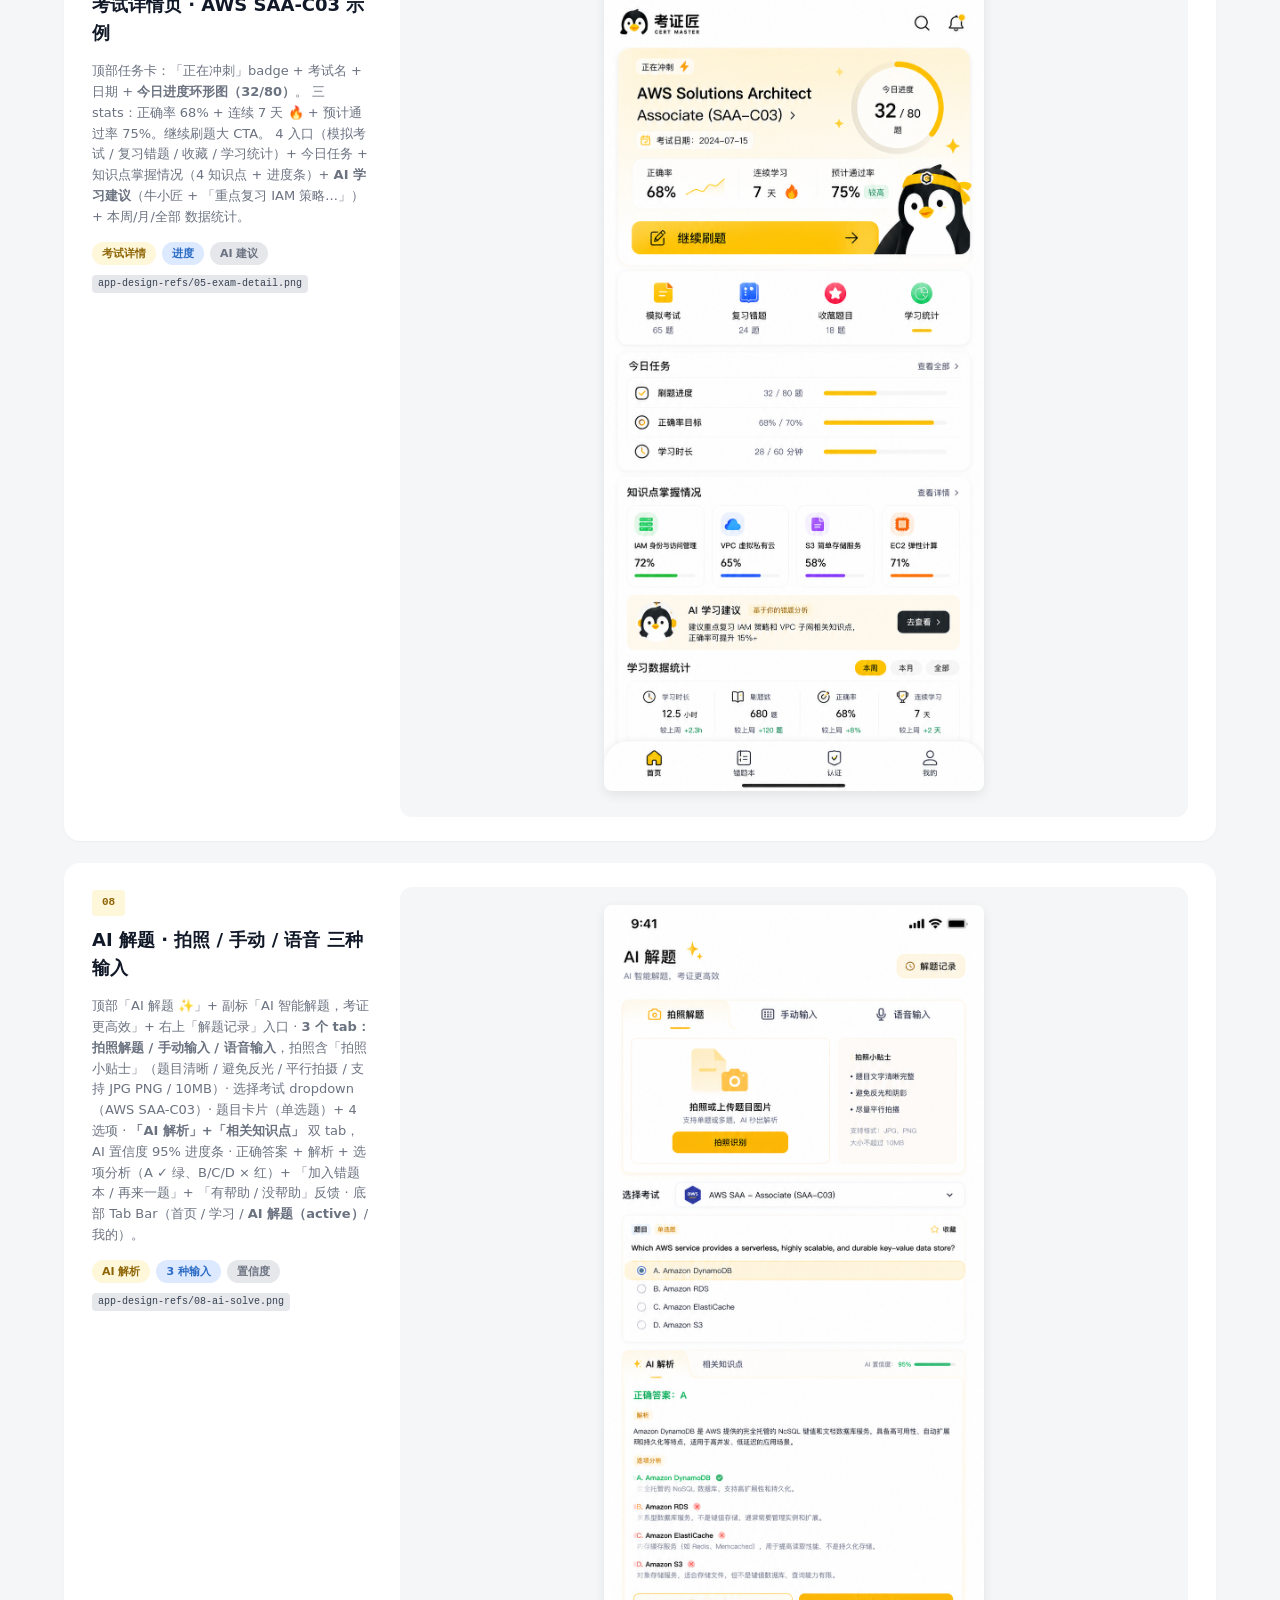
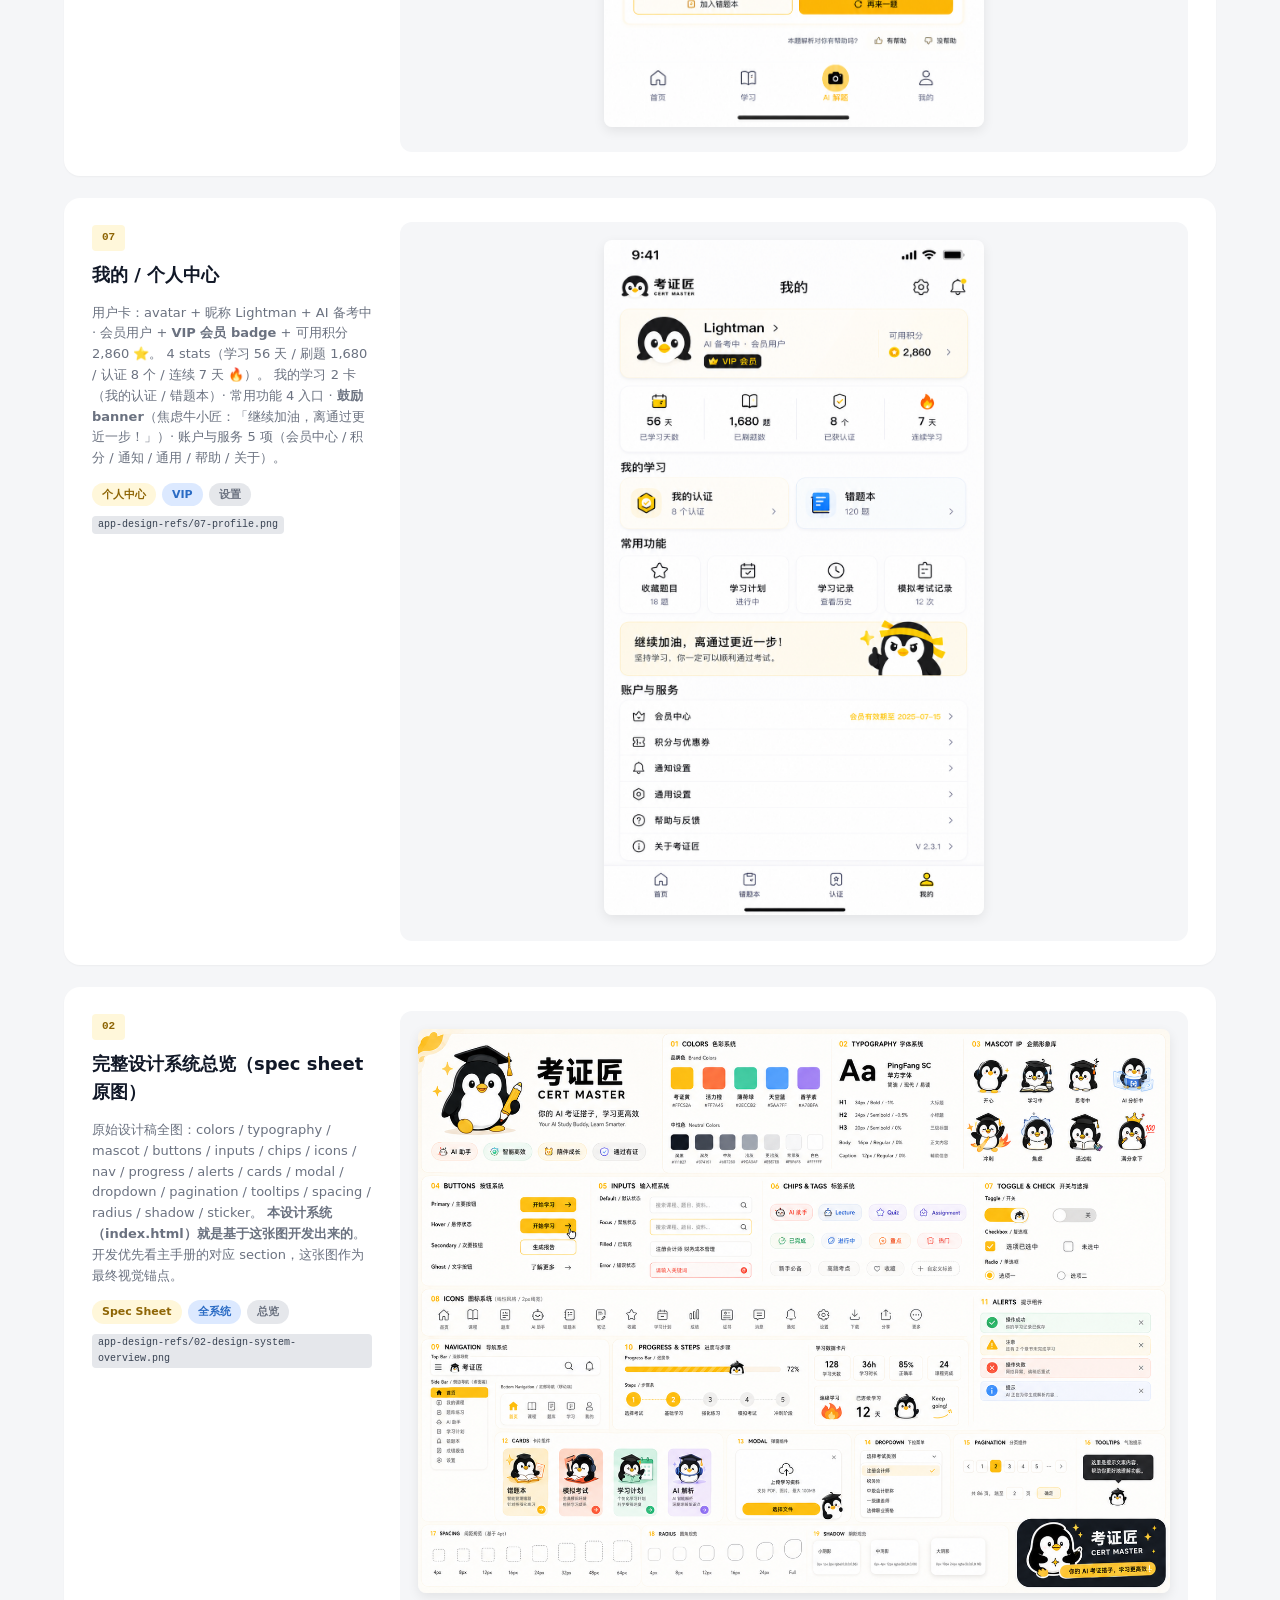
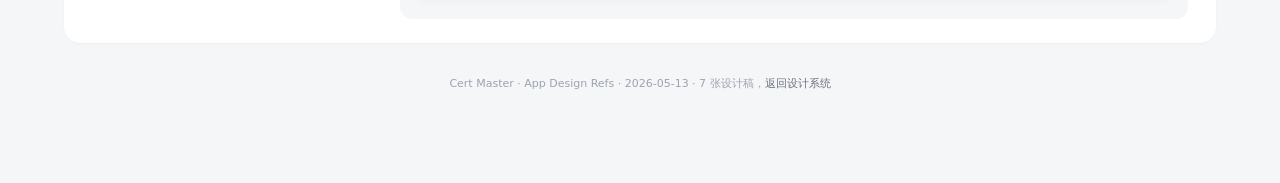
<file: app-design-refs.html>
<!doctype html>
<html lang="zh-CN">
<head>
  <meta charset="utf-8" />
  <meta name="viewport" content="width=device-width, initial-scale=1" />
  <title>Cert Master · App 设计稿参考 · 团队对齐</title>
  <meta name="description" content="考证匠 App 设计稿参考 — 仅供团队对齐 mascot / 色彩 / 排版调性，不照搬开发" />
  <link rel="stylesheet" href="tokens/tokens.css" />
  <style>
    *, *::before, *::after { box-sizing: border-box; }
    html, body { margin: 0; padding: 0; }
    body {
      font-family: var(--cm-font-sans);
      background: var(--cm-canvas);
      color: var(--cm-ink);
      line-height: var(--cm-lh-body);
      -webkit-font-smoothing: antialiased;
    }
    a { color: var(--cm-graphite); text-decoration: none; }
    code { font-family: var(--cm-font-mono); font-size: 11px; background: var(--cm-fog); padding: 1px 6px; border-radius: var(--cm-radius-xs); color: var(--cm-graphite); }

    .page { max-width: 1200px; margin: 0 auto; padding: 0 24px 80px; }

    /* —— Sticky nav 跟 index.html 同款 —— */
    .sticky-nav {
      position: sticky; top: 0; z-index: 100;
      background: rgba(255,254,247,0.92);
      backdrop-filter: blur(12px);
      -webkit-backdrop-filter: blur(12px);
      margin: 0 -24px 24px;
      padding: 14px 24px;
      border-bottom: 1px solid var(--cm-fog);
      display: flex; align-items: center; gap: 14px;
    }
    .sticky-nav .brand {
      display: flex; align-items: center; gap: 8px;
      font-weight: 700; font-size: 14px; color: var(--cm-ink);
    }
    .sticky-nav .brand img { width: 28px; height: 28px; border-radius: 50%; }
    .sticky-nav .nav-links { display: flex; gap: 6px; margin-left: auto; }
    .sticky-nav .nav-link {
      display: inline-flex; align-items: center; gap: 6px;
      padding: 8px 14px; border-radius: var(--cm-radius-full);
      font-size: 13px; font-weight: 600; text-decoration: none;
      transition: transform var(--cm-dur-base), background var(--cm-dur-base);
    }
    .sticky-nav .nav-link.current { background: var(--cm-ink); color: var(--cm-white); box-shadow: var(--cm-shadow-md); }
    .sticky-nav .nav-link.subtle { background: var(--cm-canvas); color: var(--cm-graphite); }
    .sticky-nav .nav-link.subtle:hover { background: var(--cm-fog); }
    @media (max-width: 700px) {
      .sticky-nav { gap: 8px; padding: 10px 16px; margin: 0 -16px 16px; }
      .sticky-nav .brand .label { display: none; }
      .sticky-nav .nav-link { padding: 6px 10px; font-size: 12px; }
    }

    .header {
      background: var(--cm-white);
      border-radius: var(--cm-radius-lg);
      padding: 28px 32px;
      box-shadow: var(--cm-shadow-sm);
      margin-bottom: 22px;
    }
    .header h1 { margin: 0 0 8px; font-size: 28px; font-weight: 800; color: var(--cm-ink); }
    .header .en { font-size: 13px; color: var(--cm-slate); margin: 0 0 14px; font-weight: 600; letter-spacing: 0.06em; }

    .warning {
      background: var(--cm-wash-yellow);
      border-left: 4px solid var(--cm-yellow);
      padding: 14px 18px;
      border-radius: var(--cm-radius-sm);
      font-size: 13px; color: #8E6505;
      line-height: 1.7;
    }
    .warning strong { color: #B0282A; }

    .toc {
      display: grid; grid-template-columns: repeat(auto-fill, minmax(180px, 1fr));
      gap: 10px; margin-top: 20px;
    }
    .toc a {
      padding: 10px 14px;
      background: var(--cm-canvas);
      border-radius: var(--cm-radius-sm);
      font-size: 13px; color: var(--cm-graphite);
      display: flex; align-items: center; gap: 8px;
      transition: background var(--cm-dur-base);
    }
    .toc a:hover { background: var(--cm-wash-yellow); color: var(--cm-ink); }
    .toc a .num { font-family: var(--cm-font-mono); font-weight: 700; color: var(--cm-mist); font-size: 11px; }

    .ref-card {
      background: var(--cm-white);
      border-radius: var(--cm-radius-lg);
      padding: 24px 28px;
      margin-bottom: 22px;
      box-shadow: var(--cm-shadow-sm);
      display: grid;
      grid-template-columns: 280px 1fr;
      gap: 28px;
      align-items: start;
    }
    @media (max-width: 760px) {
      .ref-card { grid-template-columns: 1fr; }
    }
    .ref-meta .num {
      display: inline-block;
      padding: 4px 10px;
      background: var(--cm-wash-yellow); color: #8E6505;
      border-radius: var(--cm-radius-xs);
      font-family: var(--cm-font-mono); font-size: 11px; font-weight: 700;
      margin-bottom: 10px;
    }
    .ref-meta h2 { margin: 0 0 10px; font-size: 18px; font-weight: 700; color: var(--cm-ink); }
    .ref-meta .desc { font-size: 13px; color: var(--cm-slate); margin-bottom: 14px; }
    .ref-meta code { font-size: 10px; }
    .ref-frame {
      background: var(--cm-canvas);
      border-radius: var(--cm-radius-md);
      padding: 18px; text-align: center;
    }
    .ref-frame img {
      max-width: 100%; height: auto;
      border-radius: var(--cm-radius-sm);
      box-shadow: var(--cm-shadow-md);
      display: inline-block;
    }
    .ref-frame.tall img { max-width: 380px; }
    .ref-frame.wide img { max-width: 100%; }

    /* tags */
    .tag-row { display: flex; flex-wrap: wrap; gap: 6px; margin-top: 12px; }
    .tag {
      font-size: 11px; padding: 3px 10px;
      border-radius: var(--cm-radius-full);
      background: var(--cm-wash-yellow); color: #8E6505;
      font-weight: 600;
    }
    .tag.blue { background: var(--cm-wash-sky); color: #2A6BC4; }
    .tag.gray { background: var(--cm-fog); color: var(--cm-slate); }
  </style>
</head>
<body>
<div class="page">

  <!-- ============ STICKY NAV ============ -->
  <nav class="sticky-nav">
    <span class="brand">
      <img src="assets/logo/avatar-icon.png" alt=""/>
      <span class="label">Cert Master · 考证匠</span>
    </span>
    <div class="nav-links">
      <a href="index.html" class="nav-link subtle">← 设计系统</a>
      <a href="app-design-refs.html" class="nav-link current">📐 设计稿参考</a>
    </div>
  </nav>

  <div class="header" style="margin-top:8px;">
    <h1>考证匠 · App 设计稿参考</h1>
    <p class="en">CERT MASTER · APP DESIGN REFERENCES</p>
    <div class="warning">
      <strong>⚠️ 仅供团队对齐参考，不照搬开发</strong>
      <br/>这 7 张是设计师产出的 App 视觉稿，给团队对齐 mascot 用法 / 色彩 / 排版调性。具体页面实现以产品 PRD 为准，UI 组件直接用 <a href="index.html#section-04">主设计系统</a> 的 token + 组件。
    </div>
    <div class="toc">
      <a href="#ref-06"><span class="num">06</span>注册流程</a>
      <a href="#ref-04"><span class="num">04</span>登录 / 注册</a>
      <a href="#ref-03"><span class="num">03</span>首页</a>
      <a href="#ref-01"><span class="num">01</span>全部认证</a>
      <a href="#ref-05"><span class="num">05</span>考试详情</a>
      <a href="#ref-08"><span class="num">08</span>AI 解题</a>
      <a href="#ref-07"><span class="num">07</span>我的</a>
      <a href="#ref-02"><span class="num">02</span>设计系统总览</a>
    </div>
  </div>

  <!-- 06 注册流程 -->
  <div class="ref-card" id="ref-06">
    <div class="ref-meta">
      <span class="num">06</span>
      <h2>注册流程 · 4 步引导</h2>
      <p class="desc">
        4 步引导式注册：<strong>创建账号 → 设置账号 → 选择认证目标 → 注册成功</strong>。每步顶部都有进度指示 (1/4, 2/4...)。
        底部固定 4 个功能 pill（AI 助手 / 学习计划 / 进度追踪 / 题库模考）做产品价值锚定。
      </p>
      <div class="tag-row">
        <span class="tag">Onboarding</span>
        <span class="tag blue">分步引导</span>
        <span class="tag gray">Mobile</span>
      </div>
      <code style="margin-top:10px;display:inline-block;">app-design-refs/06-register-flow.png</code>
    </div>
    <div class="ref-frame wide">
      <img src="assets/app-design-refs/06-register-flow.png" alt="注册流程"/>
    </div>
  </div>

  <!-- 04 登录 / 注册 -->
  <div class="ref-card" id="ref-04">
    <div class="ref-meta">
      <span class="num">04</span>
      <h2>登录 / 注册 / 新用户福利</h2>
      <p class="desc">
        账号登录 + 验证码 双 tab · 三方登录（微信 / 支付宝 / Apple）· <strong>新用户 3 天会员福利卡</strong>（强转化）·
        下方 4 个 stats 显示平台价值（题库 / 智能 / 提分 / 陪伴）·「学习从未如此高效」转化页 1000+ / 50W+ / 10W+ / 98%。
      </p>
      <div class="tag-row">
        <span class="tag">登录</span>
        <span class="tag blue">注册转化</span>
        <span class="tag gray">福利</span>
      </div>
      <code style="margin-top:10px;display:inline-block;">app-design-refs/04-login-register.png</code>
    </div>
    <div class="ref-frame">
      <img src="assets/app-design-refs/04-login-register.png" alt="登录注册"/>
    </div>
  </div>

  <!-- 03 首页 -->
  <div class="ref-card" id="ref-03">
    <div class="ref-meta">
      <span class="num">03</span>
      <h2>首页 · 未登录态</h2>
      <p class="desc">
        登录 CTA + 4 大入口（海量题库 / 智能分析 / 高效提分 / 轻松拿证）· 热门考试（AWS / PMP / 软考 / 信息安全 / 华为）·
        「为什么选择考证匠」4 张方案卡 · APP 功能预览 4 张缩略图 · 底部 Tab Bar（首页 / 学习 / 发现 / 我的）。
      </p>
      <div class="tag-row">
        <span class="tag">首页</span>
        <span class="tag blue">未登录态</span>
        <span class="tag gray">导航</span>
      </div>
      <code style="margin-top:10px;display:inline-block;">app-design-refs/03-home-page.png</code>
    </div>
    <div class="ref-frame tall">
      <img src="assets/app-design-refs/03-home-page.png" alt="首页"/>
    </div>
  </div>

  <!-- 01 全部认证 -->
  <div class="ref-card" id="ref-01">
    <div class="ref-meta">
      <span class="num">01</span>
      <h2>全部认证页 · 列表 + 筛选</h2>
      <p class="desc">
        顶部 hero（牛小匠 + slogan「找准目标认证，开启高效备考」）· 筛选 tab（全部 / 云计算 / 安全 / 开发 / 运维 / 数据 / 人工智能）·
        认证卡片：<strong>badge + 标题 + 3 tag + 难度 5 点 + 学习人数（带 🔥）</strong>。
      </p>
      <div class="tag-row">
        <span class="tag">列表</span>
        <span class="tag blue">筛选</span>
        <span class="tag gray">卡片</span>
      </div>
      <code style="margin-top:10px;display:inline-block;">app-design-refs/01-cert-list.png</code>
    </div>
    <div class="ref-frame tall">
      <img src="assets/app-design-refs/01-cert-list.png" alt="全部认证页"/>
    </div>
  </div>

  <!-- 05 考试详情 -->
  <div class="ref-card" id="ref-05">
    <div class="ref-meta">
      <span class="num">05</span>
      <h2>考试详情页 · AWS SAA-C03 示例</h2>
      <p class="desc">
        顶部任务卡：「正在冲刺」badge + 考试名 + 日期 + <strong>今日进度环形图（32/80）</strong>。
        三 stats：正确率 68% + 连续 7 天 🔥 + 预计通过率 75%。继续刷题大 CTA。
        4 入口（模拟考试 / 复习错题 / 收藏 / 学习统计）+ 今日任务 + 知识点掌握情况（4 知识点 + 进度条）+
        <strong>AI 学习建议</strong>（牛小匠 + 「重点复习 IAM 策略...」）+ 本周/月/全部 数据统计。
      </p>
      <div class="tag-row">
        <span class="tag">考试详情</span>
        <span class="tag blue">进度</span>
        <span class="tag gray">AI 建议</span>
      </div>
      <code style="margin-top:10px;display:inline-block;">app-design-refs/05-exam-detail.png</code>
    </div>
    <div class="ref-frame tall">
      <img src="assets/app-design-refs/05-exam-detail.png" alt="考试详情"/>
    </div>
  </div>

  <!-- 08 AI 解题 -->
  <div class="ref-card" id="ref-08">
    <div class="ref-meta">
      <span class="num">08</span>
      <h2>AI 解题 · 拍照 / 手动 / 语音 三种输入</h2>
      <p class="desc">
        顶部「AI 解题 ✨」+ 副标「AI 智能解题，考证更高效」+ 右上「解题记录」入口 ·
        <strong>3 个 tab：拍照解题 / 手动输入 / 语音输入</strong>，拍照含「拍照小贴士」（题目清晰 / 避免反光 / 平行拍摄 / 支持 JPG PNG / 10MB）·
        选择考试 dropdown（AWS SAA-C03）· 题目卡片（单选题）+ 4 选项 · <strong>「AI 解析」+「相关知识点」</strong> 双 tab，AI 置信度 95% 进度条 ·
        正确答案 + 解析 + 选项分析（A ✓ 绿、B/C/D × 红）+ 「加入错题本 / 再来一题」+ 「有帮助 / 没帮助」反馈 · 底部 Tab Bar（首页 / 学习 / <strong>AI 解题（active）</strong>/ 我的）。
      </p>
      <div class="tag-row">
        <span class="tag">AI 解析</span>
        <span class="tag blue">3 种输入</span>
        <span class="tag gray">置信度</span>
      </div>
      <code style="margin-top:10px;display:inline-block;">app-design-refs/08-ai-solve.png</code>
    </div>
    <div class="ref-frame tall">
      <img src="assets/app-design-refs/08-ai-solve.png" alt="AI 解题"/>
    </div>
  </div>

  <!-- 07 我的 -->
  <div class="ref-card" id="ref-07">
    <div class="ref-meta">
      <span class="num">07</span>
      <h2>我的 / 个人中心</h2>
      <p class="desc">
        用户卡：avatar + 昵称 Lightman + AI 备考中 · 会员用户 + <strong>VIP 会员 badge</strong> + 可用积分 2,860 ⭐。
        4 stats（学习 56 天 / 刷题 1,680 / 认证 8 个 / 连续 7 天 🔥）。
        我的学习 2 卡（我的认证 / 错题本）· 常用功能 4 入口 · <strong>鼓励 banner</strong>（焦虑牛小匠：「继续加油，离通过更近一步！」）·
        账户与服务 5 项（会员中心 / 积分 / 通知 / 通用 / 帮助 / 关于）。
      </p>
      <div class="tag-row">
        <span class="tag">个人中心</span>
        <span class="tag blue">VIP</span>
        <span class="tag gray">设置</span>
      </div>
      <code style="margin-top:10px;display:inline-block;">app-design-refs/07-profile.png</code>
    </div>
    <div class="ref-frame tall">
      <img src="assets/app-design-refs/07-profile.png" alt="我的页"/>
    </div>
  </div>

  <!-- 02 设计系统总览 -->
  <div class="ref-card" id="ref-02">
    <div class="ref-meta">
      <span class="num">02</span>
      <h2>完整设计系统总览（spec sheet 原图）</h2>
      <p class="desc">
        原始设计稿全图：colors / typography / mascot / buttons / inputs / chips / icons / nav / progress / alerts / cards / modal / dropdown / pagination / tooltips / spacing / radius / shadow / sticker。
        <strong>本设计系统（index.html）就是基于这张图开发出来的</strong>。开发优先看主手册的对应 section，这张图作为最终视觉锚点。
      </p>
      <div class="tag-row">
        <span class="tag">Spec Sheet</span>
        <span class="tag blue">全系统</span>
        <span class="tag gray">总览</span>
      </div>
      <code style="margin-top:10px;display:inline-block;">app-design-refs/02-design-system-overview.png</code>
    </div>
    <div class="ref-frame wide">
      <img src="assets/app-design-refs/02-design-system-overview.png" alt="设计系统总览"/>
    </div>
  </div>

  <p style="text-align:center;color:var(--cm-mist);font-size:11px;margin-top:32px;">
    Cert Master · App Design Refs · 2026-05-13 · 7 张设计稿，<a href="index.html" style="color:var(--cm-slate);">返回设计系统</a>
  </p>
</div>
</body>
</html>
</file>
<file: tokens/tokens.css>
/* =====================================================
   Cert Master / 考证匠 — Design Tokens (CSS Variables)
   Tagline: 你的 AI 考证搭子，学习更高效
   Mascot: Penguin · Grid: 4pt · Font: PingFang SC
   Source of truth: tokens.json
   ===================================================== */

:root {
  /* —— Brand Colors —— */
  --cm-yellow:  #FFC52A;   /* 考证黄 — primary CTA */
  --cm-orange:  #FF7A45;   /* 活力橙 — streak / hot */
  --cm-mint:    #2ECCB2;   /* 薄荷绿 — success */
  --cm-sky:     #5AA7FF;   /* 天空蓝 — info / AI */
  --cm-taro:    #A78BFA;   /* 香芋紫 — premium */

  /* —— Neutral —— */
  --cm-ink:      #111827;
  --cm-graphite: #374151;
  --cm-slate:    #6B7280;
  --cm-mist:     #9CA3AF;
  --cm-fog:      #E5E7EB;
  --cm-canvas:   #F5F6F8;  /* 页面默认背景 — 不要纯白 */
  --cm-white:    #FFFFFF;

  /* —— Wash (10%-ish tint, for chip/alert bg) —— */
  --cm-wash-yellow: #FFF7DA;
  --cm-wash-orange: #FFE5D9;
  --cm-wash-mint:   #DAF5EF;
  --cm-wash-sky:    #DCE9FF;
  --cm-wash-taro:   #ECE4FE;

  /* —— Semantic alias —— */
  --cm-success: var(--cm-mint);
  --cm-warning: var(--cm-yellow);
  --cm-danger:  var(--cm-orange);
  --cm-info:    var(--cm-sky);

  /* —— Radius —— */
  --cm-radius-xs:   4px;
  --cm-radius-sm:   8px;
  --cm-radius-md:   12px;
  --cm-radius-lg:   16px;
  --cm-radius-xl:   24px;
  --cm-radius-full: 9999px;

  /* —— Spacing (4pt grid) —— */
  --cm-space-1:  4px;
  --cm-space-2:  8px;
  --cm-space-3:  12px;
  --cm-space-4:  16px;
  --cm-space-6:  24px;
  --cm-space-8:  32px;
  --cm-space-12: 48px;
  --cm-space-16: 64px;

  /* —— Shadow —— */
  --cm-shadow-sm: 0px 1px 2px rgba(0,0,0,0.04);
  --cm-shadow-md: 0px 4px 12px rgba(0,0,0,0.08);
  --cm-shadow-lg: 0px 10px 24px rgba(0,0,0,0.10);
  --cm-glow-yellow: 0 8px 20px rgba(255,197,42,0.35);
  --cm-glow-mint:   0 8px 20px rgba(46,204,178,0.30);
  --cm-glow-sky:    0 8px 20px rgba(90,167,255,0.30);

  /* —— Typography —— */
  --cm-font-sans: 'PingFang SC', 'Hiragino Sans GB', 'Microsoft YaHei',
                  system-ui, -apple-system, 'Segoe UI', Roboto, sans-serif;
  --cm-font-mono: 'JetBrains Mono', 'SF Mono', 'Cascadia Code',
                  Menlo, Consolas, monospace;

  --cm-fs-h1:      34px;
  --cm-fs-h2:      24px;
  --cm-fs-h3:      20px;
  --cm-fs-body:    16px;
  --cm-fs-caption: 12px;

  --cm-fw-regular:  400;
  --cm-fw-semibold: 600;
  --cm-fw-bold:     700;

  --cm-track-tight:  -0.01em;   /* H1 -1% */
  --cm-track-snug:   -0.005em;  /* H2 -0.5% */
  --cm-track-normal: 0;

  --cm-lh-heading: 1.25;
  --cm-lh-body:    1.6;

  /* —— Motion —— */
  --cm-dur-fast: 120ms;
  --cm-dur-base: 200ms;
  --cm-dur-slow: 320ms;
  --cm-ease-standard: cubic-bezier(0.2, 0.8, 0.2, 1);
  --cm-ease-spring:   cubic-bezier(0.34, 1.56, 0.64, 1);
}

/* —— Type presets —— */
.cm-h1 { font: var(--cm-fw-bold)     var(--cm-fs-h1)/var(--cm-lh-heading) var(--cm-font-sans); letter-spacing: var(--cm-track-tight); color: var(--cm-ink); }
.cm-h2 { font: var(--cm-fw-semibold) var(--cm-fs-h2)/var(--cm-lh-heading) var(--cm-font-sans); letter-spacing: var(--cm-track-snug);  color: var(--cm-ink); }
.cm-h3 { font: var(--cm-fw-semibold) var(--cm-fs-h3)/var(--cm-lh-heading) var(--cm-font-sans); letter-spacing: var(--cm-track-normal);color: var(--cm-ink); }
.cm-body    { font: var(--cm-fw-regular) var(--cm-fs-body)/var(--cm-lh-body)    var(--cm-font-sans); color: var(--cm-graphite); }
.cm-caption { font: var(--cm-fw-regular) var(--cm-fs-caption)/var(--cm-lh-body) var(--cm-font-sans); color: var(--cm-slate); }
</file>
